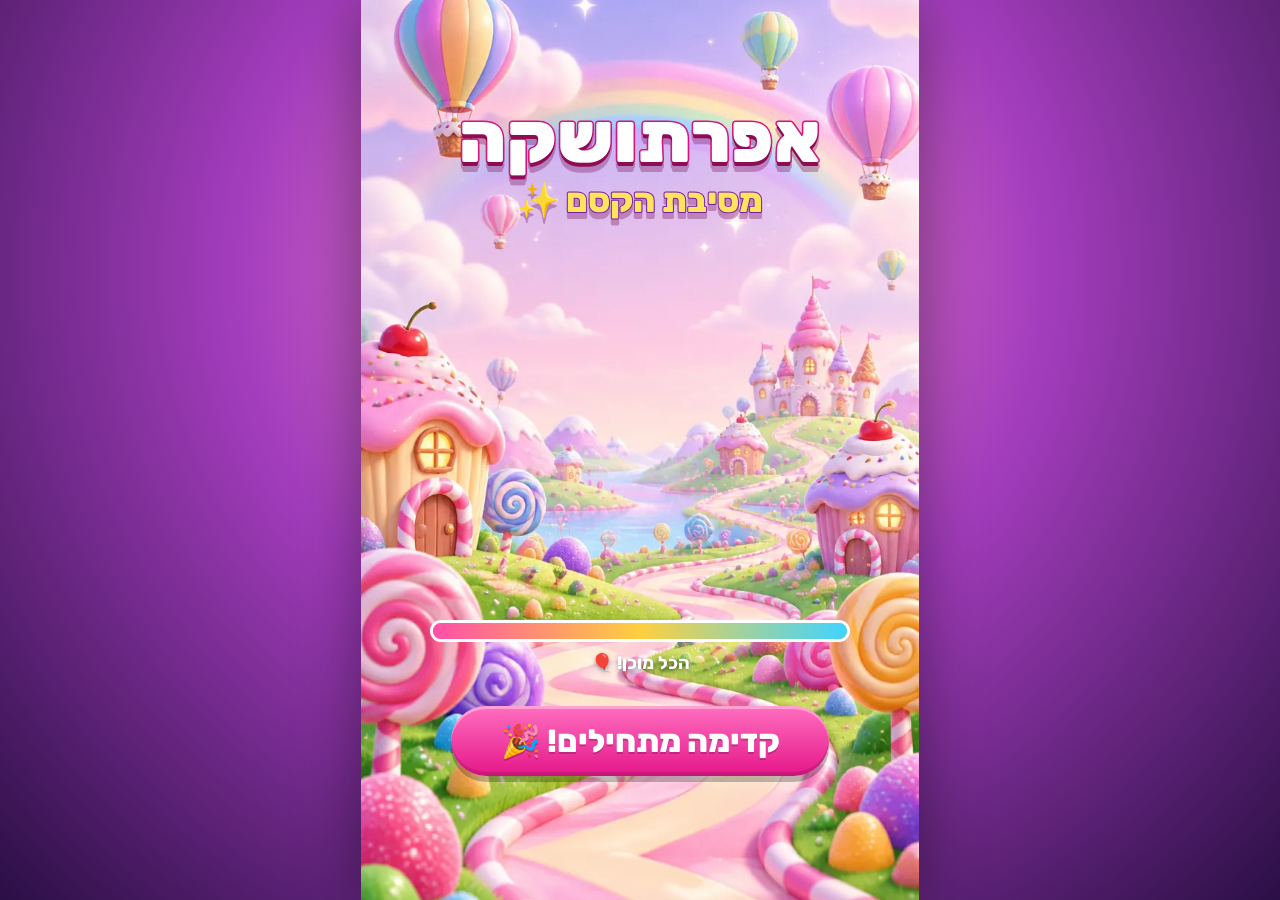
<file: index.html>
<!doctype html>
<html lang="he" dir="rtl">
<head>
<meta charset="utf-8">
<meta name="viewport" content="width=device-width,initial-scale=1,maximum-scale=1,user-scalable=no,viewport-fit=cover">
<meta name="theme-color" content="#ff5fb4">
<meta name="apple-mobile-web-app-capable" content="yes">
<meta name="mobile-web-app-capable" content="yes">
<meta name="description" content="אפרתושקה: מסיבת הקסם – משחק ריצה, חידות וריקודים לילדים">
<meta property="og:type" content="website">
<meta property="og:title" content="אפרתושקה: מסיבת הקסם 🎉">
<meta property="og:description" content="משחק ריצה, חידות וקרב ריקודים לילדים – עזרו לאפרתושקה להחזיר את המסיבה מגנב הצבעים!">
<meta property="og:image" content="https://bensharafi7-sys.github.io/efratushka-game/assets/img/og.jpg">
<meta property="og:url" content="https://bensharafi7-sys.github.io/efratushka-game/">
<meta name="twitter:card" content="summary_large_image">
<title>אפרתושקה: מסיבת הקסם</title>
<link rel="icon" type="image/png" sizes="48x48" href="assets/img/ef-favicon-48.png">
<link rel="icon" type="image/png" sizes="192x192" href="assets/img/ef-icon-192.png">
<link rel="manifest" href="manifest.webmanifest">
<link rel="apple-touch-icon" sizes="180x180" href="assets/img/ef-apple-180.png">
<meta name="apple-mobile-web-app-title" content="אפרתושקה">
<meta name="apple-mobile-web-app-status-bar-style" content="default">
<link rel="stylesheet" href="css/style.css">
</head>
<body>
<div id="app">
  <canvas id="game" aria-label="מסך המשחק"></canvas>

  <!-- LOADING -->
  <section id="scrLoading" class="screen show">
    <div class="logo"><span class="l1">אפרתושקה</span><span class="l2">מסיבת הקסם ✨</span></div>
    <div class="loadwrap"><div class="bar"><i id="loadBar"></i></div><div id="loadTxt">טוענים את המסיבה…</div></div>
    <div id="bdayInvite" class="invite hidden"></div>
    <button id="btnStart" class="btn big pink hidden">קדימה מתחילים! 🎉</button>
  </section>

  <!-- MENU -->
  <section id="scrMenu" class="screen">
    <div class="topbar">
      <button class="avatar" id="btnProfile" aria-label="פרופיל"><span id="avImg">★</span><b id="avName">הפרופיל שלי</b></button>
      <div class="pill" id="menuStars">⭐ 0</div>
      <div class="pill" id="menuStreak" title="רצף ימים">🔥 0</div>
      <button class="iconbtn" id="btnSound" aria-label="צליל">🔊</button>
    </div>
    <div class="logo small"><span class="l1">אפרתושקה</span><span class="l2">מסיבת הקסם ✨</span></div>
    <div id="bdayChip" class="bdaychip hidden"></div>
    <div id="chalBanner" class="chal hidden"></div>
    <div id="holiBanner" class="holi hidden"></div>
    <div class="menuBottom">
      <div class="minis">
        <button class="mini" id="tChamps"><svg viewBox="0 0 32 32" width="22" height="22"><path d="M9 4h14v6a7 7 0 0 1-14 0z" fill="#ffd23f" stroke="#e69500" stroke-width="2"/><path d="M9 7H4a5 5 0 0 0 6 6M23 7h5a5 5 0 0 1-6 6" fill="none" stroke="#e69500" stroke-width="2"/><rect x="14" y="16" width="4" height="6" fill="#e69500"/><rect x="9" y="22" width="14" height="5" rx="2" fill="#a35cff"/></svg><span>אלופי השבוע</span></button>
        <button class="mini" id="tCode"><svg viewBox="0 0 32 32" width="22" height="22"><path d="M3 9h26v4a3 3 0 0 0 0 6v4H3v-4a3 3 0 0 0 0-6z" fill="#ff6fc8" stroke="#c2187a" stroke-width="2"/><path d="M16 11l1.6 3.3 3.6.5-2.6 2.5.6 3.6-3.2-1.7-3.2 1.7.6-3.6-2.6-2.5 3.6-.5z" fill="#fff59a"/></svg><span>קוד הפתעה</span></button>
        <button class="mini hidden" id="tInstall"><svg viewBox="0 0 32 32" width="22" height="22"><rect x="8" y="2" width="16" height="28" rx="4" fill="#3fd4ff" stroke="#1a8fc0" stroke-width="2"/><path d="M16 9v10m-4-4 4 4 4-4" stroke="#fff" stroke-width="3" fill="none" stroke-linecap="round"/></svg><span>הוסיפו למסך הבית</span></button>
      </div>
      <a class="zumiBtn" id="btnZumi" href="games/hub/"><img src="games/lib/assets/img/zumi_face.webp" alt=""><span>עוד משחקים עם זומי בומי</span><b>🎁</b></a>
      <div class="tiles">
        <button class="tile" id="tMissions"><img src="assets/v2/wd_starlamp.webp" alt=""><span>משימות</span><i class="dot hidden"></i></button>
        <button class="tile" id="tJourney"><img src="assets/v2/wd_rocket.webp" alt=""><span>מסע הכוכבים</span><i class="dot hidden"></i></button>
        <button class="tile" id="tPets"><img src="assets/v2/pet_unicorn.webp" alt=""><span>חברי קסם</span><i class="dot hidden"></i></button>
        <button class="tile" id="tCity"><img src="assets/v2/dec_castle.webp" alt=""><span>עיר המסיבה</span><i class="dot hidden"></i></button>
        <button class="tile" id="tWheel"><b class="wheelic"></b><span>גלגל המזל</span><i class="dot hidden"></i></button>
        <button class="tile" id="tShop"><img src="assets/v2/veh_cloud.webp" alt=""><span>חנות קסם</span></button>
        <button class="tile" id="tAlbum"><img src="assets/v2/dec_balloon.webp" alt=""><span>אלבום</span></button>
        <button class="tile" id="btnWardrobe"><img src="assets/img/front.webp" alt="" class="ef"><span>ארון בגדים</span></button>
        <button class="tile" id="tDance"><img src="assets/v2/dec_dj.webp" alt=""><span>שיעור ריקוד</span></button>
        <button class="tile" id="btnBday"><img src="assets/v2/dec_cake.webp" alt=""><span>יום הולדת</span></button>
        <button class="tile booktile" id="tBook"><b class="bkic">🎤</b><span class="bkt">הזמנת מופע לאירועים<small id="bkPhone">050-2222559</small></span><b class="bkgo">📞 💬</b></button>
      </div>
      <div class="agebox">
        <div class="agetitle">בן/בת כמה השחקן?</div>
        <div class="ages" id="ages"></div>
        <button id="hcToggle" class="hctoggle hidden"></button>
      </div>
      <div class="worlds" id="worldPick"></div>
      <button id="btnPlay" class="btn big pink">▶ שחקו!</button>
      <div class="levelInfo"><span id="levelInfo"></span> <button id="btnParents" class="linkbtn">👪 אזור הורים</button></div>
    </div>
  </section>

  <!-- BIRTHDAY SETUP -->
  <section id="scrBday" class="screen panelscr">
    <div class="panel">
      <h2>🎂 מצב יום הולדת</h2>
      <p class="sub">כתבו את שם החוגג/ת – השם יופיע על הבלונים, השלט והעוגה!</p>
      <label class="lbl" for="bdName">שם הילד/ה</label>
      <input id="bdName" maxlength="16" autocomplete="off" placeholder="למשל: נועה">
      <label class="lbl">גיל (לא חובה)</label>
      <div class="ages" id="bdAges"></div>
      <button id="bdPhoto" class="btn mid teal photobtn">📷 הוסיפו תמונה של החוגג/ת (לא חובה)</button>
      <p class="privacy">🔒 התמונה נשארת רק במכשיר שלכם – לא נשלחת ולא נכנסת לקישור</p>
      <div id="bdLinkBox" class="linkbox hidden">
        <div class="lbl">קישור אישי למסיבה:</div>
        <div id="bdLink" class="link" dir="ltr"></div>
        <div class="row">
          <button id="bdCopy" class="btn mid teal">📋 העתקה</button>
          <button id="bdWa" class="btn mid green">💬 וואטסאפ</button>
        </div>
      </div>
      <button id="bdGo" class="btn big pink">🎉 התחילו את המסיבה</button>
      <div class="row">
        <button id="bdMake" class="btn mid purple">🔗 צרו קישור</button>
        <button id="bdOff" class="btn mid gray">ביטול מצב יום הולדת</button>
      </div>
      <button class="btn mid gray back" data-back>⬅ חזרה</button>
    </div>
  </section>

  <!-- WARDROBE -->
  <section id="scrWardrobe" class="screen panelscr">
    <div class="panel wide">
      <h2>👗 ארון הבגדים</h2>
      <div class="wstars" id="wStars">⭐ 0</div>
      <div class="wprev"><canvas id="wCanvas" width="300" height="420"></canvas></div>
      <div class="tabs">
        <button class="tab on" data-tab="outfit">בגדים</button>
        <button class="tab" data-tab="hair">שיער</button>
        <button class="tab" data-tab="trail">שובל קסם</button>
      </div>
      <div class="items" id="wItems"></div>
      <button class="btn mid gray back" data-back>⬅ חזרה</button>
    </div>
  </section>

  <!-- HUD -->
  <div id="hud" class="hidden">
    <div class="hudtop">
      <button class="iconbtn" id="btnPause" aria-label="הפסקה">⏸</button>
      <div class="pill" id="hudStars">⭐ 0</div>
      <div class="pill combo hidden" id="hudCombo">קומבו ×2</div>
      <div class="pill lives hidden" id="hudLives"></div>
      <div class="pill mult hidden" id="hudMult">×1</div>
      <div class="pill pw hidden" id="hudPower"></div>
      <div class="goldbar" id="goldBar" title="קדחת זהב"><i id="goldFill"></i></div>
    </div>
    <div id="ixBox" class="ixbox hidden"><div id="ixTxt" class="ixtxt"></div><button id="ixBtn" class="ixbtn" aria-label="הקישו"></button></div>
    <button id="btnRide" class="ridebtn hidden" aria-label="רכב קסם"><img id="rideImg" alt=""><span>×2 הקשה</span></button>
    <div class="prog"><div class="track"><i id="progFill"></i><b id="progThief">🦝</b><b id="progGirl">👧</b></div></div>
    <div id="bdayTag" class="bdaytag hidden"></div>
  </div>

  <!-- QUIZ BANNER -->
  <div id="quiz" class="quiz hidden"><div class="qtitle">✨ שער הקסם ✨</div><div class="qtext" id="qText"></div><div class="qhint" id="qHint">רוצו לשער הנכון!</div><div class="qtimer" id="qTimer"><i></i></div></div>
  <div id="adBanner" class="adbanner hidden"><b></b><span></span></div>
  <div id="adPop" class="adpop"></div>

  <!-- BATTLE HUD -->
  <div id="bHud" class="hidden">
    <div class="meter"><span>אפרתושקה</span><div class="mbar"><i id="mFill"></i></div><span>הגנב</span></div>
    <div id="bTitle" class="btitle"></div>
  </div>

  <!-- RESULT -->
  <section id="scrResult" class="screen bottomscr">
    <div class="panel">
      <h2 id="rTitle">השלב הושלם! 🎉</h2>
      <div class="rstats" id="rStats"></div>
      <div id="rChal" class="rchal hidden"></div>
      <div id="rGains" class="rgains"></div>
      <button id="rLesson" class="btn mid purple hidden">💃 שיעור ריקוד חדש!</button>
      <button id="rNext" class="btn big pink">לשלב הבא ▶</button>
      <div class="row">
        <button id="rChallenge" class="btn mid purple">⚔ תנצחו אותי!</button>
        <button id="rCard" class="btn mid teal">📸 כרטיס</button>
      </div>
      <div class="row">
        <button id="rShare" class="btn mid green">📣 שתפו</button>
        <button id="rMenu" class="btn mid gray">🏠 תפריט</button>
      </div>
      <button id="rHL" class="btn mid orange hlbtn">🎬 שתפו הילייט</button>
    </div>
  </section>

  <!-- BIRTHDAY FINALE -->
  <section id="scrFinale" class="screen finalescr">
    <div class="fbanner"><div class="f1">יום הולדת שמח</div><div class="f2" id="fName"></div><div class="f3" id="fAge"></div></div>
    <div class="panel fpanel">
      <div class="rstats" id="fStats"></div>
      <button id="fWa" class="btn big green">💬 שלחו ברכה בוואטסאפ</button>
      <button id="fCard" class="btn mid teal">📸 כרטיס ברכה</button>
      <div class="row">
        <button id="fNext" class="btn mid pink">▶ ממשיכים לשחק</button>
        <button id="fMenu" class="btn mid gray">🏠 תפריט</button>
      </div>
    </div>
  </section>

  <!-- PAUSE -->
  <section id="scrPause" class="screen panelscr">
    <div class="panel">
      <h2>⏸ הפסקה</h2>
      <button id="pResume" class="btn big pink">▶ ממשיכים</button>
      <button id="pSound" class="btn mid teal">🔊 צליל: פועל</button>
      <button id="pMenu" class="btn mid gray">🏠 לתפריט</button>
    </div>
  </section>

  <!-- DAILY -->
  <section id="scrDaily" class="screen panelscr">
    <div class="panel">
      <div class="gift">🎁</div>
      <h2>הפתעה יומית!</h2>
      <p class="sub" id="dTxt"></p>
      <div class="dstreak" id="dStreak"></div>
      <button id="dTake" class="btn big pink">אספו את המתנה ⭐</button>
    </div>
  </section>

  <!-- QUEST: missions + journey -->
  <section id="scrQuest" class="screen panelscr">
    <div class="panel wide">
      <div class="tabs"><button class="tab qtab on" data-q="m">משימות היום</button><button class="tab qtab" data-q="j">מסע הכוכבים</button></div>
      <div id="qMissions" class="mlist"></div>
      <div id="qJourney" class="hidden">
        <div class="jhead"><b id="jTier"></b><div class="mbar2"><i id="jFill"></i></div><small id="jReset"></small></div>
        <div id="jList" class="jlist"></div>
      </div>
      <button class="btn mid gray back" data-back>⬅ חזרה</button>
    </div>
  </section>

  <!-- PETS -->
  <section id="scrPets" class="screen panelscr">
    <div class="panel wide">
      <h2>חברי הקסם <small class="pst" id="pStars">⭐ 0</small></h2>
      <div id="petStage" class="petstage"><img id="petBig" alt="" class="hidden"><p id="petEmpty" class="sub">עוד אין חברים – בקעו ביצה כדי לפגוש חבר קסם!</p></div>
      <div id="petInfo" class="petinfo"></div>
      <div class="row" id="petRow"><button id="petFeed" class="btn mid green">🍓 האכלה · 20⭐</button><button id="petSel" class="btn mid purple">🏃 שיצטרף לריצה</button></div>
      <div class="lbl">החברים שלי</div><div id="petList" class="petlist"></div>
      <div class="lbl">ביצים בדגירה</div><div id="eggList" class="egglist"></div>
      <button class="btn mid gray back" data-back>⬅ חזרה</button>
    </div>
  </section>

  <!-- CITY -->
  <section id="scrCity" class="screen citysc">
    <div class="citytop"><button class="iconbtn" data-back aria-label="חזרה">⬅</button><div class="pill" id="cityTitle"></div><div class="pill" id="cityStars">⭐ 0</div></div>
    <div class="citybot"><button id="cityNext" class="iconbtn" aria-label="הבא">▶</button><div id="cityInfo" class="cityinfo"></div><button id="cityPrev" class="iconbtn" aria-label="הקודם">◀</button></div>
  </section>

  <!-- SHOP -->
  <section id="scrShop" class="screen panelscr">
    <div class="panel wide">
      <h2>חנות הקסם <small class="pst" id="sStars">⭐ 0</small></h2>
      <p class="sub">קונים רק בכוכבים שאוספים במשחק ⭐</p>
      <div class="tabs"><button class="tab stab on" data-s="upg">שדרוגים</button><button class="tab stab" data-s="veh">רכבי קסם</button></div>
      <div id="shopList" class="slist"></div>
      <button class="btn mid gray back" data-back>⬅ חזרה</button>
    </div>
  </section>

  <!-- ALBUM -->
  <section id="scrAlbum" class="screen panelscr">
    <div class="panel wide">
      <h2>אלבום המדבקות</h2>
      <div id="albTabs" class="atabs"></div>
      <div id="albGrid" class="agrid"></div>
      <p id="albInfo" class="sub"></p>
      <button class="btn mid gray back" data-back>⬅ חזרה</button>
    </div>
  </section>

  <!-- WHEEL -->
  <section id="scrWheel" class="screen panelscr">
    <div class="panel">
      <h2>גלגל המזל</h2>
      <canvas id="wheelCv" width="320" height="320" class="wheelcv"></canvas>
      <button id="wheelSpin" class="btn big pink">🎡 סובבו!</button>
      <p id="wheelInfo" class="sub"></p>
      <button class="btn mid gray back" data-back>⬅ חזרה</button>
    </div>
  </section>

  <!-- PROFILE -->
  <section id="scrProfile" class="screen panelscr">
    <div class="panel">
      <h2>הפרופיל שלי</h2>
      <label class="lbl" for="pfName">שם</label>
      <input id="pfName" class="txt" maxlength="16" autocomplete="off" placeholder="השם שלכם">
      <canvas id="pfCrop" width="280" height="280" class="crop"></canvas>
      <input type="range" id="pfZoom" class="zoom hidden" min="1" max="4" step="0.01" value="1" aria-label="זום">
      <div class="row">
        <label class="btn mid teal filebtn">📷 צלמו<input type="file" id="pfCam" accept="image/*" capture="user"></label>
        <label class="btn mid purple filebtn">🖼 מהגלריה<input type="file" id="pfGal" accept="image/*"></label>
      </div>
      <p class="privacy">🔒 התמונה נשארת רק במכשיר שלכם</p>
      <label class="chk"><input type="checkbox" id="pfBuddy" checked> התמונה שלי מקשטת את המסלול ביום הולדת</label>
      <button id="pfSave" class="btn big pink">שמירה ✔</button>
      <div class="row"><button id="pfDel" class="btn mid gray">🗑 מחיקת התמונה</button><button id="pfBack" class="btn mid gray">⬅ חזרה</button></div>
    </div>
  </section>

  <!-- PARENT GATE -->
  <section id="scrPGate" class="screen panelscr">
    <div class="panel">
      <h2>👪 רק להורים</h2>
      <p class="sub">כדי להיכנס, פתרו את התרגיל:</p>
      <div id="pgQ" class="pgq" dir="ltr"></div>
      <input id="pgIn" class="txt" inputmode="numeric" pattern="[0-9]*" maxlength="3" autocomplete="off" dir="ltr">
      <button id="pgOk" class="btn big purple">כניסה</button>
      <button class="btn mid gray back" data-back>⬅ חזרה</button>
    </div>
  </section>

  <!-- BOOKING (behind parent gate) -->
  <section id="scrBook" class="screen panelscr">
    <div class="panel">
      <h2>🎤 הזמנת מופע לאירועים</h2>
      <p class="sub">אפרתושקה מגיעה ליום הולדת, לגן ולכל אירוע! 🎉</p>
      <div class="bkphone" dir="ltr" id="bkNum">050-2222559</div>
      <a id="bkCall" class="btn big pink" href="tel:+972502222559">📞 התקשרו עכשיו</a>
      <a id="bkWa" class="btn big green" target="_blank" rel="noopener noreferrer" href="https://wa.me/972502222559">💬 שלחו הודעה בוואטסאפ</a>
      <button class="btn mid gray back" data-back>⬅ חזרה</button>
    </div>
  </section>

  <!-- PARENTS -->
  <section id="scrParents" class="screen panelscr">
    <div class="panel wide">
      <h2>👪 אזור הורים</h2>
      <div class="lbl">זמן משחק יומי</div>
      <div id="parLimit" class="chips"></div>
      <div id="parUsed" class="sub"></div>
      <button id="parMore" class="btn mid teal">+15 דקות להיום</button>
      <div class="lbl">התקדמות ולמידה</div>
      <div id="parStats" class="pstats"></div>
      <div class="lbl">עולמות חג</div>
      <select id="parHoli" class="sel">
        <option value="auto">אוטומטי לפי הלוח העברי</option><option value="none">כבוי</option>
        <option value="purim">פורים (בדיקה)</option><option value="hanukkah">חנוכה (בדיקה)</option><option value="independence">יום העצמאות (בדיקה)</option><option value="roshhashana">ראש השנה (בדיקה)</option><option value="sukkot">סוכות (בדיקה)</option>
      </select>
      <div class="lbl">פרטיות</div>
      <p class="ptext">אין במשחק פרסומות, קניות בכסף אמיתי או מעקב. כל ההתקדמות והתמונה נשמרות רק בדפדפן במכשיר הזה. קישורי שיתוף כוללים רק שם וגיל/ניקוד – אף פעם לא תמונה.</p>
      <div id="parSocial" class="hidden"><div class="lbl">אפרתושקה ברשתות</div><div id="parSocialRow" class="row wrap"></div><a id="parBook" class="btn mid green hidden" target="_blank" rel="noopener noreferrer">הזמנת מופע בוואטסאפ</a></div>
      <div class="row"><button id="parDelPhoto" class="btn mid gray">🗑 מחיקת התמונה</button><button id="parReset" class="btn mid gray">איפוס התקדמות</button></div>
      <button class="btn mid gray back" data-back>⬅ חזרה למשחק</button>
    </div>
  </section>

  <!-- CHAMPIONS -->
  <section id="scrChamps" class="screen panelscr">
    <div class="panel wide">
      <h2>🏆 אלופי השבוע</h2>
      <div id="chDemo" class="note hidden">מצב הדגמה – הטבלה הארצית תופעל בקרוב. השמות כאן לדוגמה.</div>
      <div id="chTabs" class="chips"></div>
      <div id="chList" class="chlist"></div>
      <div id="chMe" class="sub"></div>
      <button id="chJoin" class="btn mid purple">✨ הצטרפות לטבלה (הורים)</button>
      <p class="ptext">רק כינוי מופיע בטבלה – בלי תמונות, בלי שמות מלאים ובלי פרטים אישיים.</p>
      <button id="chBack" class="btn mid gray back">⬅ חזרה</button>
    </div>
  </section>
  <section id="scrNick" class="screen panelscr">
    <div class="panel">
      <h2>בחירת כינוי לטבלה</h2>
      <p class="ptext">כינוי בלבד (לא שם מלא), 2–14 אותיות, בלי מספרים.</p>
      <input id="nkIn" class="txt" maxlength="14" autocomplete="off" dir="rtl">
      <div id="nkMsg" class="errmsg"></div>
      <div class="row"><button id="nkRand" class="btn mid teal">🎲 כינוי אקראי</button><button id="nkSave" class="btn mid pink">שמירה</button></div>
      <button id="nkLeave" class="btn mid gray hidden">יציאה מהטבלה</button>
      <button id="nkBack" class="btn mid gray back">⬅ חזרה</button>
    </div>
  </section>
  <!-- SURPRISE CODE -->
  <section id="scrCode" class="screen panelscr">
    <div class="panel">
      <h2>🎟️ קוד הפתעה</h2>
      <p class="sub">קיבלתם קוד מאפרתושקה במופע או ביום הולדת? הקלידו אותו כאן!</p>
      <input id="codeIn" class="txt code" maxlength="20" autocomplete="off" autocapitalize="characters" spellcheck="false" dir="ltr" placeholder="EF-XXXX-XXXX">
      <div id="codeMsg" class="errmsg"></div>
      <button id="codeGo" class="btn big pink">פתיחת ההפתעה ✨</button>
      <button class="btn mid gray back" data-back>⬅ חזרה</button>
    </div>
  </section>
  <!-- INSTALL HELP -->
  <section id="scrInstall" class="screen panelscr">
    <div class="panel">
      <h2>📲 הוסיפו את אפרתושקה למסך הבית</h2>
      <div id="instIOS" class="insteps"><p>1. לחצו על כפתור <b>השיתוף</b> <svg viewBox="0 0 24 24" width="22" height="22"><path d="M12 3v12M7 8l5-5 5 5" stroke="#2f7bff" stroke-width="2.2" fill="none"/><rect x="5" y="10" width="14" height="11" rx="2" stroke="#2f7bff" stroke-width="2.2" fill="none"/></svg> בתחתית ספארי</p><p>2. גללו ובחרו <b>„הוספה למסך הבית”</b></p><p>3. לחצו <b>„הוסף”</b> – וזהו! 🎉</p></div>
      <div id="instOther" class="insteps hidden"><p>פתחו את תפריט הדפדפן (⋮) ובחרו <b>„הוספה למסך הבית”</b> או <b>„התקנת אפליקציה”</b>.</p></div>
      <p class="ptext">אחרי ההתקנה המשחק עובד גם בלי אינטרנט.</p>
      <button class="btn mid gray back" data-back>⬅ חזרה</button>
    </div>
  </section>

  <!-- REST -->
  <section id="scrRest" class="screen panelscr">
    <div class="panel">
      <img id="restImg" class="restimg" alt="">
      <h2>זמן לנוח 🌙</h2>
      <p class="sub">היה ממש כיף היום! ניפגש מחר עם עוד הפתעות.</p>
      <button id="restParents" class="btn mid gray">👪 הורים: עוד זמן</button>
    </div>
  </section>

  <!-- DANCE LESSON -->
  <section id="scrLesson" class="screen lessonsc">
    <div class="lstop"><button id="lsQuit" class="iconbtn" aria-label="יציאה">✖</button><div><div id="lsTitle" class="lstitle"></div><div id="lsInfo" class="lsinfo"></div></div></div>
    <div id="lsDone" class="panel lsdone hidden"><h2>💃 כל הכבוד!</h2><p id="lsDoneTxt" class="sub"></p><button id="lsBack" class="btn big pink">🏠 לתפריט</button></div>
    <div id="lsMoves" class="lsmoves"></div>
  </section>

  <!-- SHARE CARD -->
  <section id="scrCard" class="screen panelscr">
    <div class="panel">
      <h2>📸 כרטיס שיתוף</h2>
      <canvas id="cardCv" width="1080" height="1350" class="cardcv"></canvas>
      <label class="chk hidden" id="cardPhotoRow"><input type="checkbox" id="cardPhoto"> להוסיף את התמונה שלי לכרטיס</label>
      <p class="privacy">הכרטיס נוצר במכשיר ונשלח רק אם תלחצו "שיתוף"</p>
      <div class="row"><button id="cardShare" class="btn mid green">📤 שיתוף</button><button id="cardSave" class="btn mid teal">⬇ הורדה</button></div>
      <button id="cardBack" class="btn mid gray back">⬅ חזרה</button>
    </div>
  </section>

  <!-- REWARD REVEAL -->
  <div id="reveal" class="reveal hidden">
    <div class="rvrays"></div>
    <div class="rvbox">
      <canvas id="rvCanvas" width="300" height="300" class="hidden"></canvas>
      <img id="rvImg" alt="">
      <div id="rvSw" class="rvsw hidden"></div>
      <div id="rvTitle" class="rvtitle"></div>
      <div id="rvSub" class="rvsub"></div>
      <button id="rvOk" class="btn big pink">יש! ✔</button>
    </div>
  </div>

  <div id="toast" class="toast"></div>
  <div id="rotate" class="rotate">סובבו את הטלפון לאורך 📱</div>
</div>
<script src="js/data.js"></script>
<script src="js/audio.js"></script>
<script src="js/config.js"></script>
<script src="js/analytics.js"></script>
<script src="js/v2.js"></script>
<script src="js/zumi.js"></script>
<script src="js/adult_q.js"></script>
<script src="js/adult.js"></script>
<script src="js/juice.js"></script>
<script src="js/main.js"></script>
<script>if('serviceWorker' in navigator&&location.protocol!=='file:'){window.addEventListener('load',()=>{navigator.serviceWorker.register('sw.js',{scope:'./',updateViaCache:'none'}).then(r=>{try{r.update();}catch(e){}}).catch(()=>{});let rl=false;const hadCtl=!!navigator.serviceWorker.controller;navigator.serviceWorker.addEventListener('controllerchange',()=>{const s=document.getElementById('btnStart');if(!hadCtl||rl||(s&&s.disabled))return;rl=true;location.reload();});});}</script>
</body>
</html>
</file>
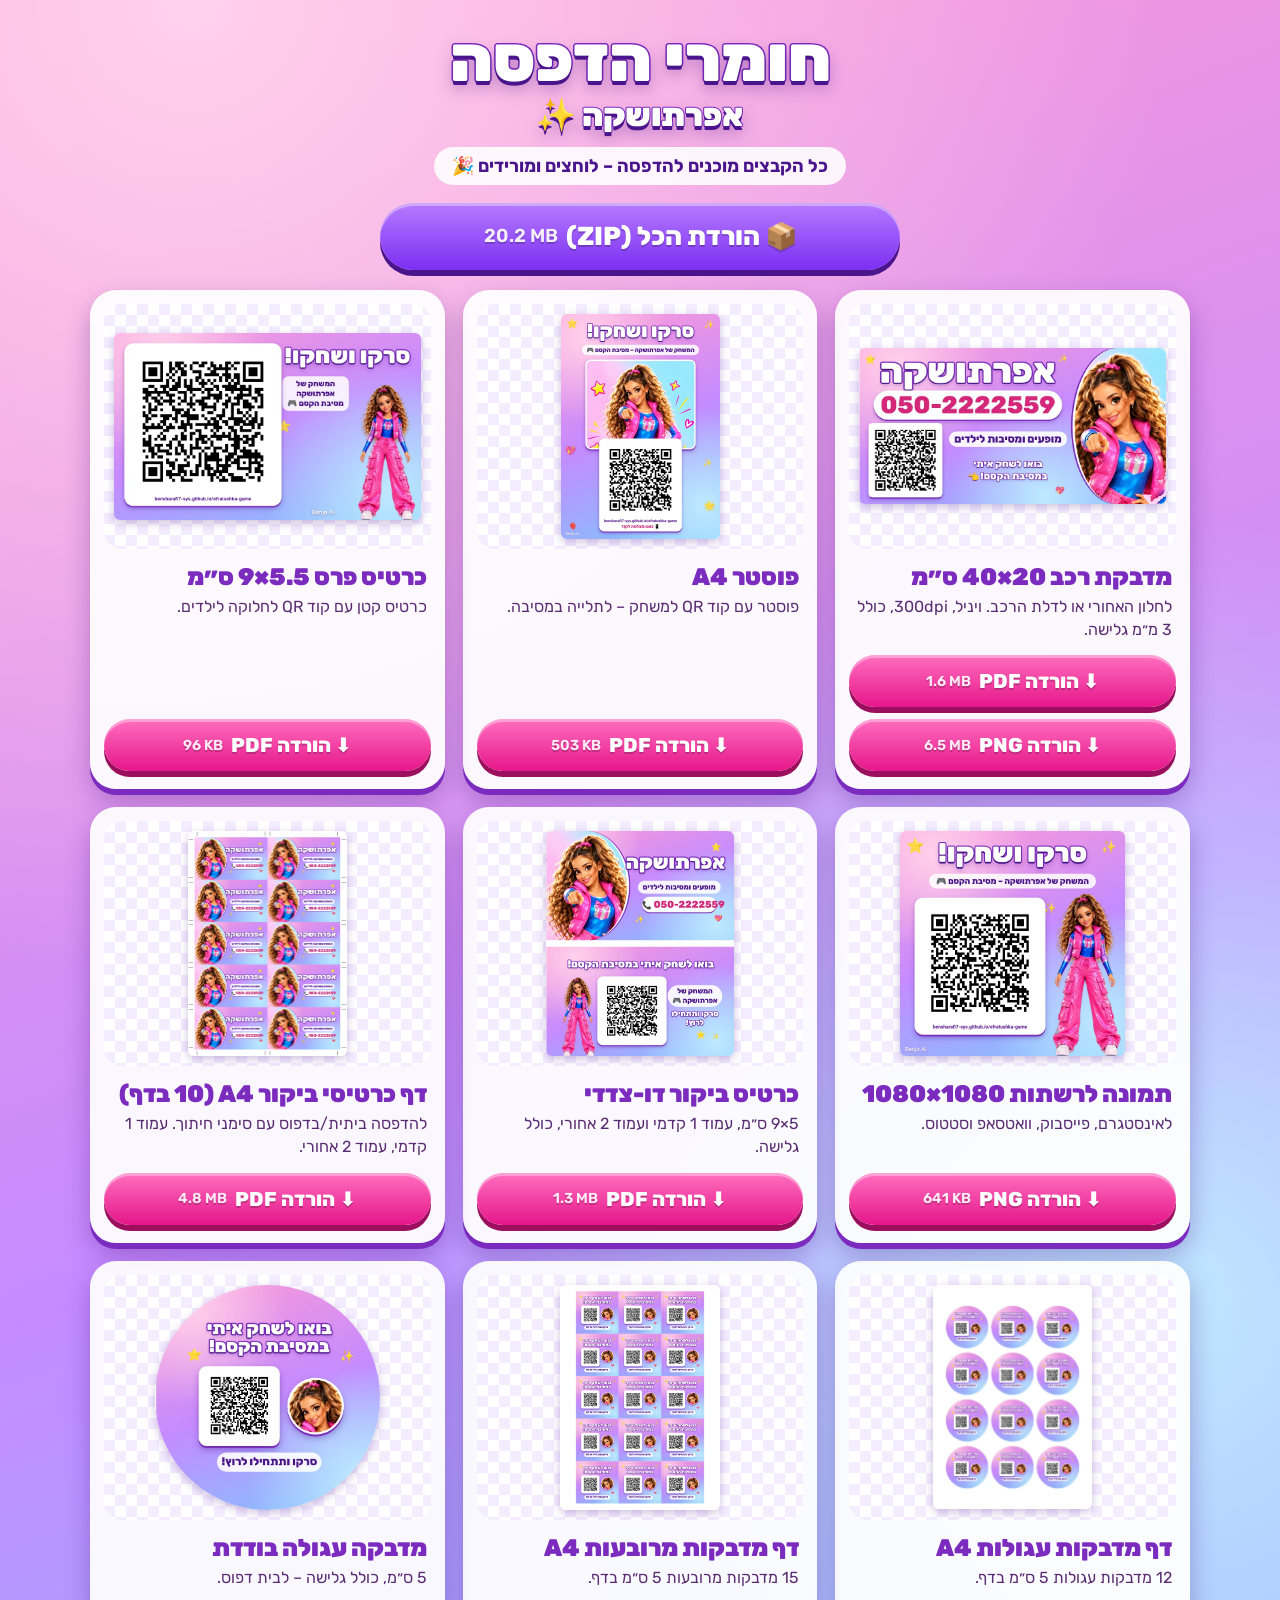
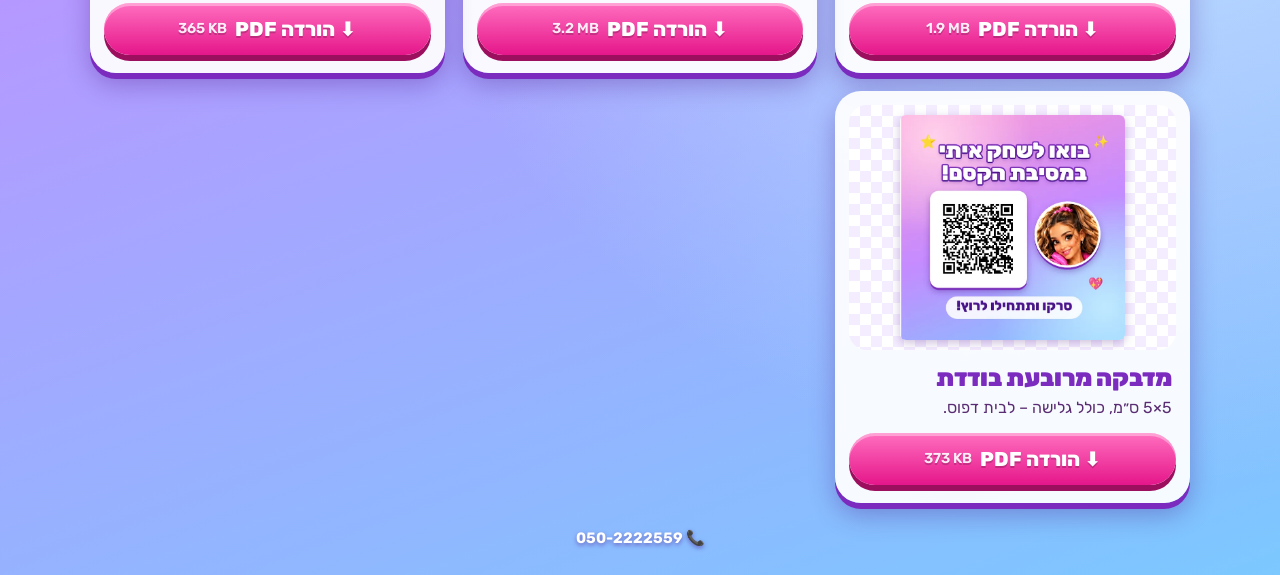
<file: print/index.html>
<!doctype html>
<html lang="he" dir="rtl">
<head>
<meta charset="utf-8">
<meta name="viewport" content="width=device-width,initial-scale=1,viewport-fit=cover">
<meta name="robots" content="noindex,nofollow,noarchive">
<meta name="googlebot" content="noindex,nofollow">
<meta name="referrer" content="no-referrer">
<meta name="theme-color" content="#ff5fb4">
<title>חומרי הדפסה - אפרתושקה</title>
<link rel="icon" type="image/png" sizes="48x48" href="../assets/img/ef-favicon-48.png">
<style>
@font-face{font-family:"Rubik";src:url("../assets/fonts/rubik.woff2") format("woff2");font-weight:300 900;font-display:swap}
*{box-sizing:border-box}
html{-webkit-text-size-adjust:100%}
body{margin:0;min-height:100vh;min-height:100dvh;font-family:"Rubik",system-ui,sans-serif;color:#3a1250;
 background:radial-gradient(circle at 15% 0,#ffd1ec 0,transparent 40%),radial-gradient(circle at 90% 60%,#bfe9ff 0,transparent 45%),linear-gradient(160deg,#ff9ad5 0%,#c58bff 50%,#7cc8ff 100%) ;
 padding:max(16px,env(safe-area-inset-top)) 14px max(24px,env(safe-area-inset-bottom))}
header{text-align:center;margin:10px auto 18px;max-width:900px}
h1{margin:0;font-weight:900;font-size:clamp(34px,10vw,64px);line-height:1.05;color:#fff;-webkit-text-stroke:3px #7b2cbf;paint-order:stroke fill;text-shadow:0 4px 0 #4a148c,0 8px 16px rgba(74,20,140,.35)}
h1 small{display:block;font-size:.5em;margin-top:6px;-webkit-text-stroke:2px #7b2cbf}
.sub{display:inline-block;margin-top:14px;background:rgba(255,255,255,.88);border-radius:999px;padding:8px 18px;font-weight:700;color:#4a148c;font-size:clamp(14px,4vw,18px)}
.all{display:flex;justify-content:center;margin:0 auto 20px}
.btn{display:flex;align-items:center;justify-content:center;gap:8px;text-decoration:none;font-weight:800;color:#fff;border-radius:999px;
 padding:14px 18px;font-size:clamp(17px,4.8vw,20px);background:linear-gradient(#ff6fbf,#e5168a);
 box-shadow:0 6px 0 #9c0f5e,inset 0 3px 0 rgba(255,255,255,.35);text-shadow:0 2px 0 rgba(0,0,0,.2);transition:transform .08s}
.btn:active{transform:translateY(4px);box-shadow:0 2px 0 #9c0f5e}
.btn small{font-weight:600;font-size:.72em;opacity:.9;direction:ltr;unicode-bidi:isolate}
.btn.huge{font-size:clamp(20px,6vw,26px);padding:18px 26px;background:linear-gradient(#b67bff,#7b2ff2);box-shadow:0 6px 0 #4a148c,inset 0 3px 0 rgba(255,255,255,.35);width:min(100%,520px)}
.btn.huge:active{box-shadow:0 2px 0 #4a148c}
main{display:grid;grid-template-columns:1fr;gap:18px;max-width:1100px;margin:0 auto}
@media(min-width:700px){main{grid-template-columns:1fr 1fr}}
@media(min-width:1040px){main{grid-template-columns:1fr 1fr 1fr}}
.card{background:rgba(255,255,255,.93);border-radius:26px;padding:14px 14px 18px;box-shadow:0 6px 0 #7b2cbf,0 12px 26px rgba(60,0,120,.3);display:flex;flex-direction:column}
.th{background:repeating-conic-gradient(#f4ecff 0 25%,#fff 0 50%) 0 0/22px 22px;border-radius:18px;display:flex;align-items:center;justify-content:center;padding:10px;aspect-ratio:4/3;overflow:hidden}

.th img.round{border-radius:50%}
.th img{max-width:100%;max-height:100%;width:auto;height:auto;border-radius:6px;box-shadow:0 3px 10px rgba(60,0,120,.25)}
h2{margin:14px 4px 4px;font-size:clamp(20px,5.4vw,24px);font-weight:900;color:#7b2cbf}
.card p{margin:0 4px 14px;font-size:16px;line-height:1.45;color:#5a2d72;flex:1}
.btns{display:flex;flex-direction:column;gap:12px}
footer{text-align:center;margin:26px auto 4px;color:#fff;font-weight:700;text-shadow:0 2px 4px rgba(74,20,140,.5);font-size:15px}
.ltr{direction:ltr;unicode-bidi:isolate}
</style>
</head>
<body>
<header>
<h1>חומרי הדפסה<small>אפרתושקה ✨</small></h1>
<div class="sub">כל הקבצים מוכנים להדפסה – לוחצים ומורידים 🎉</div>
</header>
<div class="all"><a class="btn huge" href="files/efratushka_print_all.zip" download>📦 הורדת הכל (ZIP) <small>20.2 MB</small></a></div>
<main>
<article class="card" id="car"><div class="th"><img class="" src="thumbs/car.webp" width="900" height="457" loading="lazy" alt="מדבקת רכב ⁦40×20⁩ ס״מ"></div>
<h2>מדבקת רכב ⁦40×20⁩ ס״מ</h2><p>לחלון האחורי או לדלת הרכב. ויניל, 300dpi, כולל 3 מ״מ גלישה.</p><div class="btns"><a class="btn" href="files/efratushka_car_sticker_400x200mm.pdf" download>⬇️ הורדה PDF <small>1.6 MB</small></a><a class="btn" href="files/efratushka_car_sticker_400x200mm_300dpi.png" download>⬇️ הורדה PNG <small>6.5 MB</small></a></div></article>
<article class="card" id="poster"><div class="th"><img class="" src="thumbs/poster.webp" width="636" height="900" loading="lazy" alt="פוסטר A4"></div>
<h2>פוסטר A4</h2><p>פוסטר עם קוד QR למשחק – לתלייה במסיבה.</p><div class="btns"><a class="btn" href="files/efratushka_qr_poster_A4.pdf" download>⬇️ הורדה PDF <small>503 KB</small></a></div></article>
<article class="card" id="prize"><div class="th"><img class="" src="thumbs/prize.webp" width="900" height="550" loading="lazy" alt="כרטיס פרס ⁦9×5.5⁩ ס״מ"></div>
<h2>כרטיס פרס ⁦9×5.5⁩ ס״מ</h2><p>כרטיס קטן עם קוד QR לחלוקה לילדים.</p><div class="btns"><a class="btn" href="files/efratushka_qr_card_9x5.5cm.pdf" download>⬇️ הורדה PDF <small>96 KB</small></a></div></article>
<article class="card" id="social"><div class="th"><img class="" src="thumbs/social.webp" width="900" height="900" loading="lazy" alt="תמונה לרשתות ⁦1080×1080⁩"></div>
<h2>תמונה לרשתות ⁦1080×1080⁩</h2><p>לאינסטגרם, פייסבוק, וואטסאפ וסטטוס.</p><div class="btns"><a class="btn" href="files/efratushka_qr_social_1080.png" download>⬇️ הורדה PNG <small>641 KB</small></a></div></article>
<article class="card" id="bizcard"><div class="th"><img class="" src="thumbs/bizcard.webp" width="749" height="900" loading="lazy" alt="כרטיס ביקור דו-צדדי"></div>
<h2>כרטיס ביקור דו-צדדי</h2><p>⁦9×5⁩ ס״מ, עמוד 1 קדמי ועמוד 2 אחורי, כולל גלישה.</p><div class="btns"><a class="btn" href="files/efratushka_bizcard_90x50_2sided.pdf" download>⬇️ הורדה PDF <small>1.3 MB</small></a></div></article>
<article class="card" id="bizcards10"><div class="th"><img class="" src="thumbs/bizcards10.webp" width="637" height="900" loading="lazy" alt="דף כרטיסי ביקור A4 (10 בדף)"></div>
<h2>דף כרטיסי ביקור A4 (10 בדף)</h2><p>להדפסה ביתית/בדפוס עם סימני חיתוך. עמוד 1 קדמי, עמוד 2 אחורי.</p><div class="btns"><a class="btn" href="files/efratushka_bizcards_A4_10up_cropmarks.pdf" download>⬇️ הורדה PDF <small>4.8 MB</small></a></div></article>
<article class="card" id="round12"><div class="th"><img class="" src="thumbs/round12.webp" width="637" height="900" loading="lazy" alt="דף מדבקות עגולות A4"></div>
<h2>דף מדבקות עגולות A4</h2><p>12 מדבקות עגולות 5 ס״מ בדף.</p><div class="btns"><a class="btn" href="files/efratushka_stickers_round_A4_12up.pdf" download>⬇️ הורדה PDF <small>1.9 MB</small></a></div></article>
<article class="card" id="square15"><div class="th"><img class="" src="thumbs/square15.webp" width="637" height="900" loading="lazy" alt="דף מדבקות מרובעות A4"></div>
<h2>דף מדבקות מרובעות A4</h2><p>15 מדבקות מרובעות 5 ס״מ בדף.</p><div class="btns"><a class="btn" href="files/efratushka_stickers_square_A4_15up.pdf" download>⬇️ הורדה PDF <small>3.2 MB</small></a></div></article>
<article class="card" id="round1"><div class="th"><img class="round" src="thumbs/round1.webp" width="661" height="661" loading="lazy" alt="מדבקה עגולה בודדת"></div>
<h2>מדבקה עגולה בודדת</h2><p>5 ס״מ, כולל גלישה – לבית דפוס.</p><div class="btns"><a class="btn" href="files/efratushka_sticker_round_50mm.pdf" download>⬇️ הורדה PDF <small>365 KB</small></a></div></article>
<article class="card" id="square1"><div class="th"><img class="" src="thumbs/square1.webp" width="661" height="661" loading="lazy" alt="מדבקה מרובעת בודדת"></div>
<h2>מדבקה מרובעת בודדת</h2><p>⁦5×5⁩ ס״מ, כולל גלישה – לבית דפוס.</p><div class="btns"><a class="btn" href="files/efratushka_sticker_square_50mm.pdf" download>⬇️ הורדה PDF <small>373 KB</small></a></div></article>
</main>
<footer>📞 <span class="ltr">050-2222559</span></footer>
</body>
</html>
</file>
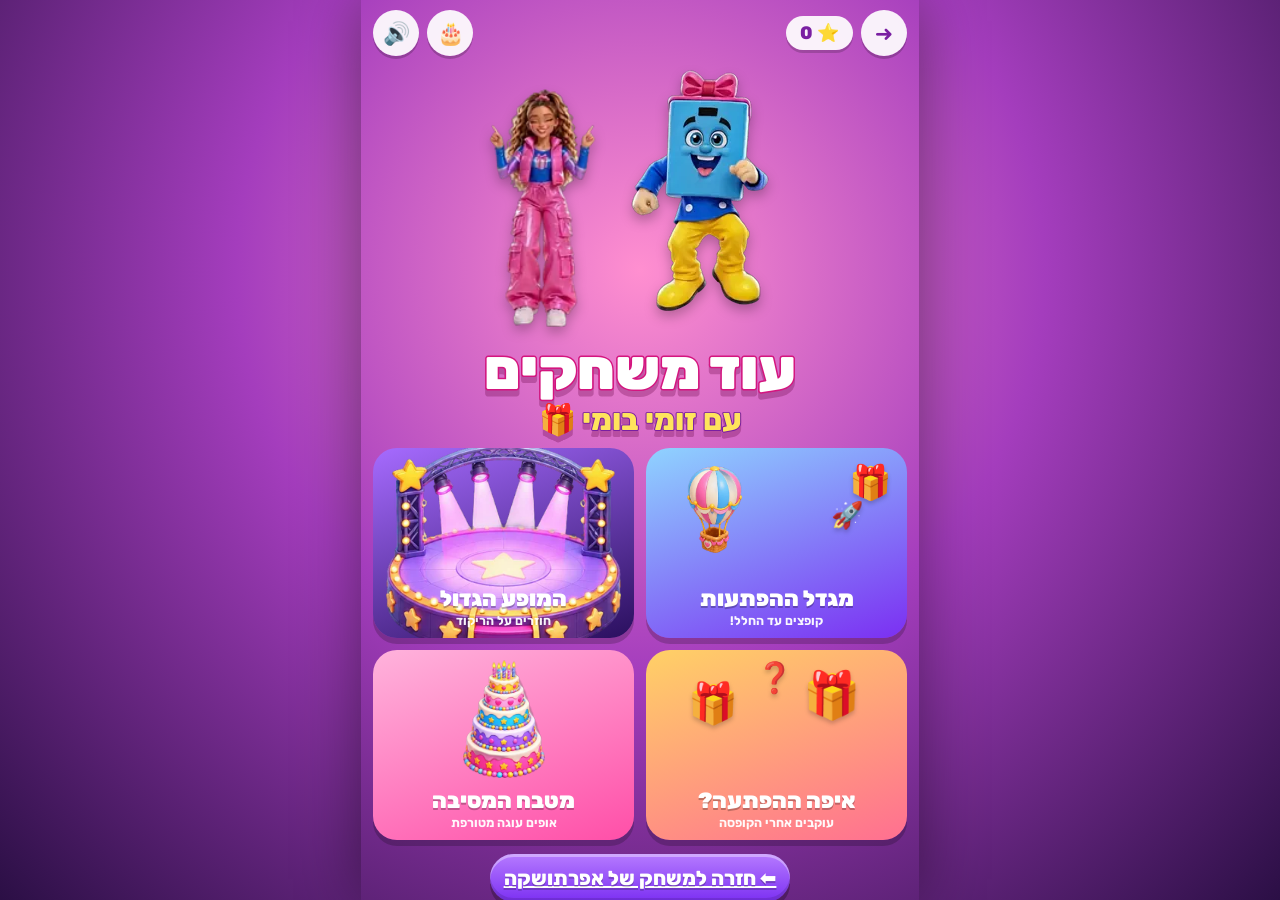
<file: games/hub/index.html>
<!doctype html>
<html lang="he" dir="rtl">
<head>
<meta charset="utf-8">
<meta name="viewport" content="width=device-width,initial-scale=1,maximum-scale=1,user-scalable=no,viewport-fit=cover">
<meta name="theme-color" content="#ff5fb4">
<title>עוד משחקים עם זומי בומי</title>
<link rel="icon" type="image/png" sizes="48x48" href="../../assets/img/ef-favicon-48.png">
<link rel="manifest" href="../../manifest.webmanifest">
<link rel="apple-touch-icon" sizes="180x180" href="../../assets/img/ef-apple-180.png">
<meta name="apple-mobile-web-app-title" content="אפרתושקה">
<script>if('serviceWorker' in navigator&&location.protocol!=='file:'&&!/games_staging/.test(location.pathname)){window.addEventListener('load',()=>{navigator.serviceWorker.register('../../sw.js',{scope:'../../'}).catch(()=>{});});}</script>
<link rel="stylesheet" href="../lib/zb.css">
<style>
#app{overflow-y:auto;overflow-x:hidden}
#wrap{position:relative;min-height:100%;display:flex;flex-direction:column;align-items:center;padding:calc(max(10px,env(safe-area-inset-top)) + 58px) 12px calc(max(14px,env(safe-area-inset-bottom)) + 10px);gap:10px}
#hero{position:relative;width:100%;height:min(31dvh,260px);display:flex;justify-content:center;align-items:flex-end;gap:0}
#hero .char{height:100%;background-repeat:no-repeat;filter:drop-shadow(0 6px 6px rgba(0,0,0,.25));cursor:pointer}
#hero #ef{height:92%}
#title{text-align:center}
.cards{display:grid;grid-template-columns:1fr 1fr;gap:12px;width:100%}
.card{position:relative;display:flex;flex-direction:column;align-items:center;justify-content:flex-end;text-decoration:none;border-radius:24px;padding:8px 8px 10px;min-height:min(23dvh,190px);box-shadow:0 6px 0 rgba(0,0,0,.2);overflow:hidden;color:#fff;font-weight:900;text-align:center;transition:transform .12s}
.card:active{transform:scale(.96)}
.card .art{position:absolute;inset:0;background-repeat:no-repeat;background-position:center 30%;background-size:auto 66%}
.card .t{position:relative;font-size:clamp(17px,4.8vw,22px);text-shadow:0 2px 0 rgba(0,0,0,.25);line-height:1.1}
.card .d{position:relative;font-size:12.5px;font-weight:700;opacity:.95;margin-top:2px}
.card .best{position:absolute;top:8px;left:8px;background:rgba(255,255,255,.9);color:#7a1fa2;font-size:12px;border-radius:999px;padding:2px 8px}
.c1{background:linear-gradient(160deg,#8fd3ff,#7b2ff2)}
.c2{background:linear-gradient(160deg,#ffd166,#ff6f91)}
.c3{background:linear-gradient(160deg,#a66bff,#2a0f5e)}
.c4{background:linear-gradient(160deg,#ffb3dc,#ff4fa8)}
.emo{position:absolute;font-size:34px;filter:drop-shadow(0 3px 2px rgba(0,0,0,.2))}
#backMain{margin-top:4px}
</style>
</head>
<body>
<div id="app">
  <div id="wrap">
    <div id="hero"><div class="char" id="zu" title="זומי בומי"></div><div class="char" id="ef" title="אפרתושקה"></div></div>
    <div class="logo" id="title"><span class="l1">עוד משחקים</span><span class="l2">עם זומי בומי 🎁</span></div>
    <div class="cards">
      <a class="card c1" href="../tower/" data-g="tower"><div class="art" style="background-image:url(../lib/assets/img/dec_balloon.webp);background-position:20% 18%;background-size:auto 46%"></div><span class="emo" style="top:14px;right:16px">🎁</span><span class="emo" style="top:52px;right:44px;font-size:26px">🚀</span><span class="t">מגדל ההפתעות</span><span class="d">קופצים עד החלל!</span><span class="best" data-best="tower"></span></a>
      <a class="card c3" href="../show/" data-g="show"><div class="art" style="background-image:url(../lib/assets/img/dec_stage.webp);background-size:90% auto;background-position:center 20%"></div><span class="t">המופע הגדול</span><span class="d">חוזרים על הריקוד</span><span class="best" data-best="show"></span></a>
      <a class="card c2" href="../surprise/" data-g="surprise"><div class="art"></div><span class="emo" style="top:18px;right:18%;font-size:46px">🎁</span><span class="emo" style="top:30px;left:16%;font-size:40px">🎁</span><span class="emo" style="top:10px;left:42%;font-size:30px">❓</span><span class="t">איפה ההפתעה?</span><span class="d">עוקבים אחרי הקופסה</span><span class="best" data-best="surprise"></span></a>
      <a class="card c4" href="../kitchen/" data-g="kitchen"><div class="art" style="background-image:url(../lib/assets/img/dec_cake.webp);background-size:auto 62%;background-position:center 14%"></div><span class="t">מטבח המסיבה</span><span class="d">אופים עוגה מטורפת</span><span class="best" data-best="kitchen"></span></a>
    </div>
    <a class="btn mid purple" id="backMain" href="../../">⬅️ חזרה למשחק של אפרתושקה</a>
  </div>
</div>
<script src="../lib/voices.js"></script>
<script src="../lib/zb.js"></script>
<script>
(function(){ const {$,save,say,chain,sfx,pick}=ZB;
const MAIN='https://bensharafi7-sys.github.io/efratushka-game/';
const back=/games_staging/.test(location.pathname)||location.protocol==='file:'?MAIN:'../../';
$('#backMain').href=back;
ZB.topbar({back});
const zu=ZB.domSprite($('#zu'),'z_idle',16), ef=ZB.domSprite($('#ef'),'e_dance',12);
ZB.sprites(['z_idle','z_dance','z_lidpop','z_celebrate','e_dance','e_celebrate']);
ZB.preload(['e_hub','z_hi','z_giggle','s_coin','s_jump']);
const g=save.own.g||{};
const lbl={tower:x=>x.best?'🏆 '+x.best+' קומות':'',show:x=>x.best?'🏆 '+x.best:'',surprise:x=>x.best?'🏆 '+x.best+'/5':'',kitchen:x=>x.cakes?'🎂 '+x.cakes:''};
document.querySelectorAll('[data-best]').forEach(e=>{ const k=e.dataset.best, t=g[k]?lbl[k](g[k]):''; if(t) e.textContent=t; else e.remove(); });
let greeted=false;
async function greet(){ if(greeted) return; greeted=true; ZB.music('candy'); zu.playOnce('z_lidpop','z_idle',24); await say('e_hub'); zu.playOnce('z_dance','z_idle',24); await say('z_hi'); }
document.addEventListener('pointerdown',()=>{ ZB.unlock(); greet(); },{once:true});
$('#zu').onclick=()=>{ ZB.unlock(); if(!greeted) return; zu.playOnce(pick(['z_dance','z_lidpop','z_celebrate']),'z_idle',26); say('z_giggle'); };
$('#ef').onclick=()=>{ ZB.unlock(); if(!greeted) return; ef.playOnce('e_celebrate','e_dance',26); say(pick(['ef_enc6','ef_enc3','ef_great'])); };
document.querySelectorAll('.card').forEach(a=>a.addEventListener('click',e=>{ e.preventDefault(); ZB.unlock(); sfx('jump'); const h=a.href; setTimeout(()=>location.href=h,160); }));
setInterval(()=>{ if(!ZB.voiceBusy()) zu.playOnce(pick(['z_dance','z_lidpop','z_celebrate']),'z_idle',24); },7000);
})();
</script>
</body>
</html>
</file>
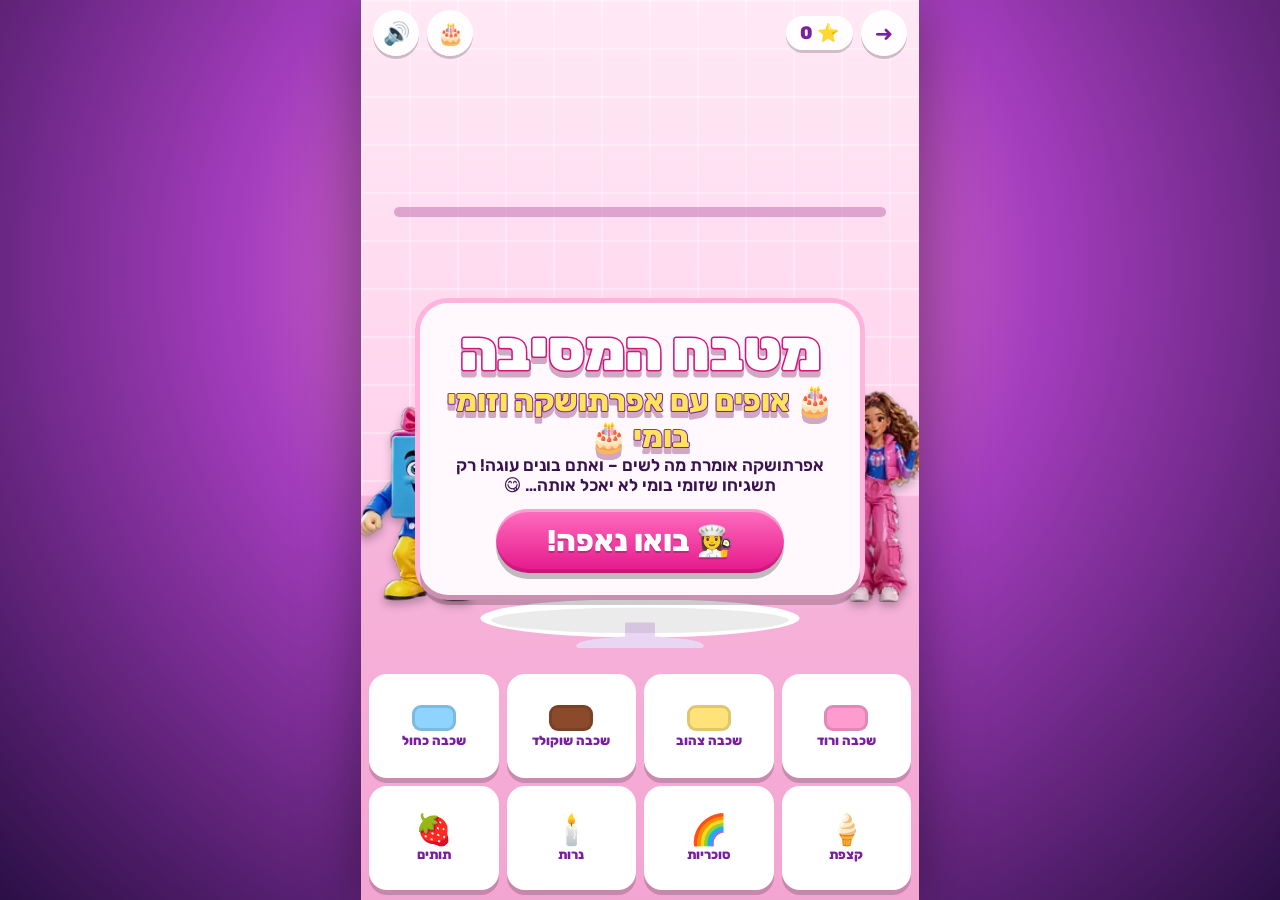
<file: games/kitchen/index.html>
<!doctype html>
<html lang="he" dir="rtl">
<head>
<meta charset="utf-8">
<meta name="viewport" content="width=device-width,initial-scale=1,maximum-scale=1,user-scalable=no,viewport-fit=cover">
<meta name="theme-color" content="#ff9ccf">
<title>מטבח המסיבה – אפרתושקה וזומי בומי</title>
<link rel="icon" type="image/png" sizes="48x48" href="../../assets/img/ef-favicon-48.png">
<link rel="manifest" href="../../manifest.webmanifest">
<link rel="apple-touch-icon" sizes="180x180" href="../../assets/img/ef-apple-180.png">
<meta name="apple-mobile-web-app-title" content="אפרתושקה">
<script>if('serviceWorker' in navigator&&location.protocol!=='file:'&&!/games_staging/.test(location.pathname)){window.addEventListener('load',()=>{navigator.serviceWorker.register('../../sw.js',{scope:'../../'}).catch(()=>{});});}</script>
<link rel="stylesheet" href="../lib/zb.css">
<style>
#app{background:linear-gradient(#ffe9f5 0%,#ffd1ec 55%,#f7b6dc 55.2%,#f3a5d1 100%)}
#tiles{position:absolute;left:0;right:0;top:0;height:55%;background-image:linear-gradient(rgba(255,255,255,.45) 2px,transparent 2px),linear-gradient(90deg,rgba(255,255,255,.45) 2px,transparent 2px);background-size:48px 48px;opacity:.7}
#shelf{position:absolute;left:6%;right:6%;top:23%;height:10px;background:#c77dbb;border-radius:6px;opacity:.6}
#cv{position:absolute;left:0;right:0;top:20%;height:52%;width:100%;z-index:3}
.char{position:absolute;bottom:33%;height:25%;background-repeat:no-repeat;z-index:4;filter:drop-shadow(0 5px 4px rgba(0,0,0,.25));transition:transform .5s}
#ef{right:-3%}#zu{left:-4%}
#zu.taste{transform:translateX(45%)}
#order{position:absolute;top:calc(max(10px,env(safe-area-inset-top)) + 54px);left:10px;right:10px;z-index:6;background:#fff;border-radius:20px;padding:6px 8px;box-shadow:0 4px 0 rgba(0,0,0,.15);display:flex;align-items:center;gap:6px;min-height:58px}
#order img{width:42px;height:42px;border-radius:50%;background:#ffe0f3;flex:none}
#steps{display:flex;gap:5px;flex-wrap:wrap;flex:1}
.st{min-width:40px;height:40px;border-radius:12px;display:flex;align-items:center;justify-content:center;font-size:24px;background:#f6ecfb;border:3px solid transparent;position:relative}
.st.cur{border-color:#ff4fa8;animation:pulse 1s infinite}
.st.done::after{content:'✔';position:absolute;bottom:-6px;left:-4px;font-size:15px;background:#5be37a;color:#fff;border-radius:50%;width:19px;height:19px;display:flex;align-items:center;justify-content:center}
.st .sw{width:26px;height:20px;border-radius:6px;border:2px solid rgba(0,0,0,.15)}
#tray{position:absolute;left:8px;right:8px;bottom:max(10px,env(safe-area-inset-bottom));height:24%;display:grid;grid-template-columns:repeat(4,1fr);grid-template-rows:1fr 1fr;gap:8px;z-index:6}
.ing{font-family:inherit;border:0;border-radius:18px;background:#fff;box-shadow:0 5px 0 rgba(0,0,0,.18);display:flex;flex-direction:column;align-items:center;justify-content:center;gap:2px;font-weight:800;font-size:13px;color:#7a1fa2;cursor:pointer;touch-action:manipulation;padding:2px}
.ing:active{transform:translateY(3px);box-shadow:0 2px 0 rgba(0,0,0,.18)}
.ing .ic{font-size:30px;line-height:1}
.ing .sw{width:44px;height:26px;border-radius:9px;border:3px solid rgba(0,0,0,.12)}
.ing.hint{outline:4px solid #ffd23f;animation:pulse 1s infinite}
.ing.no{animation:no .3s}
@keyframes no{25%{transform:translateX(-6px)}75%{transform:translateX(6px)}}
#photoBtn{position:absolute;left:50%;bottom:calc(max(10px,env(safe-area-inset-bottom)) + 24% + 18px);transform:translateX(-50%);z-index:7}
#flash{position:absolute;inset:0;background:#fff;opacity:0;pointer-events:none;z-index:60;transition:opacity .5s}
#photoImg{width:100%;max-height:44dvh;object-fit:contain;border-radius:16px;box-shadow:0 6px 0 rgba(0,0,0,.15);background:#fff}
.chips{display:flex;flex-wrap:wrap;gap:6px;justify-content:center}
.chip{font-family:inherit;border:0;border-radius:999px;padding:7px 12px;background:#f0dcf8;color:#7a1fa2;font-weight:800;font-size:15px;cursor:pointer}
.chip.on{background:#ff4fa8;color:#fff}
#nameIn{font-family:inherit;font-size:17px;font-weight:800;border:3px solid #f0dcf8;border-radius:14px;padding:7px 10px;width:100%;text-align:center;color:#7a1fa2}
.screen{z-index:20}
#zbBubbles{bottom:auto;top:calc(max(10px,env(safe-area-inset-top)) + 122px)}
#scrPhoto .panel{gap:8px;padding:14px}
</style>
</head>
<body>
<div id="app">
  <div id="tiles"></div><div id="shelf"></div>
  <canvas id="cv"></canvas>
  <div class="char" id="zu"></div><div class="char" id="ef"></div>
  <div id="order" class="hidden"><img src="../lib/assets/img/efrat_face.webp" alt=""><div id="steps"></div></div>
  <div id="tray"></div>
  <button class="btn mid green hidden" id="photoBtn">📸 מצלמים!</button>
  <div id="flash"></div>
  <section id="scrStart" class="screen show">
    <div class="panel" style="margin-top:auto;margin-bottom:auto">
      <div class="logo"><span class="l1">מטבח המסיבה</span><span class="l2">🎂 אופים עם אפרתושקה וזומי בומי 🎂</span></div>
      <p class="sub">אפרתושקה אומרת מה לשים – ואתם בונים עוגה! רק תשגיחו שזומי בומי לא יאכל אותה… 😋</p>
      <button class="btn big pink pulse" id="go">👩‍🍳 בואו נאפה!</button>
    </div>
  </section>
  <section id="scrPhoto" class="screen panelscr">
    <div class="panel">
      <h2>📸 העוגה שלכם!</h2>
      <img id="photoImg" alt="תמונת העוגה">
      <div class="chips" id="chips"></div>
      <input id="nameIn" maxlength="24" placeholder="איך קוראים לעוגה?" aria-label="שם העוגה">
      <div class="starsWon" id="kStars">+0 ⭐</div>
      <div class="row"><button class="btn mid teal" id="share">💾 שמירה / שיתוף</button><button class="btn mid pink" id="again">🎂 עוגה חדשה</button></div>
      <a class="btn small gray" href="../hub/">🏠 לכל המשחקים</a>
    </div>
  </section>
</div>
<script src="../lib/voices.js"></script>
<script src="../lib/zb.js"></script>
<script src="kitchen.js"></script>
</body>
</html>
</file>
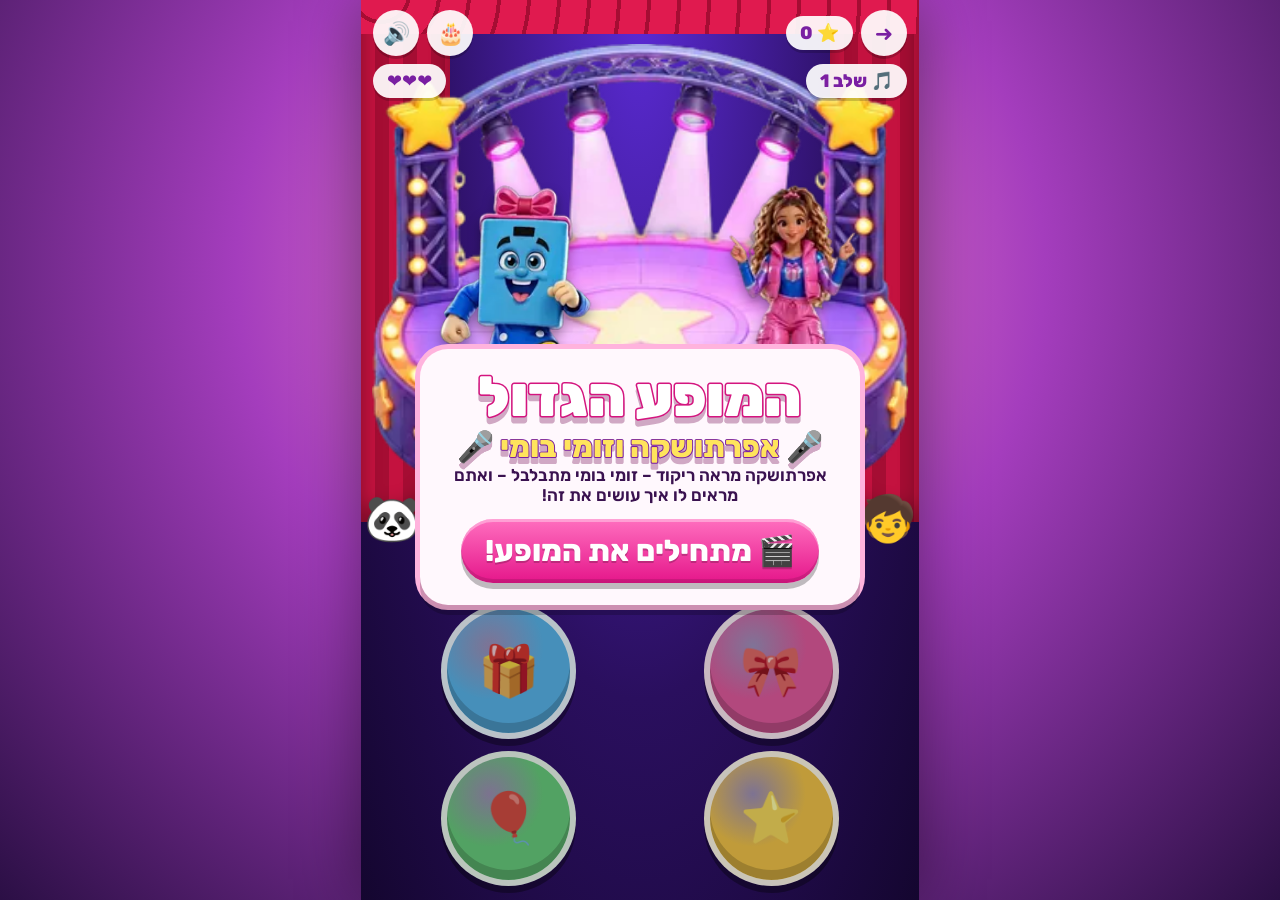
<file: games/show/index.html>
<!doctype html>
<html lang="he" dir="rtl">
<head>
<meta charset="utf-8">
<meta name="viewport" content="width=device-width,initial-scale=1,maximum-scale=1,user-scalable=no,viewport-fit=cover">
<meta name="theme-color" content="#7b2ff2">
<title>המופע הגדול – אפרתושקה וזומי בומי</title>
<link rel="icon" type="image/png" sizes="48x48" href="../../assets/img/ef-favicon-48.png">
<link rel="manifest" href="../../manifest.webmanifest">
<link rel="apple-touch-icon" sizes="180x180" href="../../assets/img/ef-apple-180.png">
<meta name="apple-mobile-web-app-title" content="אפרתושקה">
<script>if('serviceWorker' in navigator&&location.protocol!=='file:'&&!/games_staging/.test(location.pathname)){window.addEventListener('load',()=>{navigator.serviceWorker.register('../../sw.js',{scope:'../../'}).catch(()=>{});});}</script>
<link rel="stylesheet" href="../lib/zb.css">
<style>
#app{background:radial-gradient(ellipse at 50% 0%,#5b2bd6 0%,#2a0f5e 55%,#14062f 100%)}
#curtL,#curtR{position:absolute;top:0;width:16%;height:58%;background:repeating-linear-gradient(90deg,#c4123f 0 14px,#a50d33 14px 28px);box-shadow:inset 0 -14px 20px rgba(0,0,0,.35);z-index:1;border-bottom-right-radius:60% 20%}
#curtL{left:0;border-bottom-left-radius:0}#curtR{right:0;border-bottom-left-radius:60% 20%;border-bottom-right-radius:0}
#valance{position:absolute;top:0;left:0;right:0;height:34px;background:repeating-radial-gradient(circle at 20px -6px,#e01a4f 0 26px,#a50d33 26px 30px);z-index:2}
.spot{position:absolute;top:0;width:46%;height:58%;background:radial-gradient(ellipse at 50% 0%,rgba(255,255,220,.0),rgba(255,255,200,.0));clip-path:polygon(40% 0,60% 0,100% 100%,0 100%);background:linear-gradient(rgba(255,250,200,.35),rgba(255,250,200,0));opacity:.0;transition:opacity .25s;z-index:1;pointer-events:none}
.spot.on{opacity:1}
#spotE{right:6%}#spotZ{left:6%}
#stage{position:absolute;left:0;right:0;top:12%;height:44%;z-index:3}
#stageImg{position:absolute;left:50%;bottom:-6%;width:96%;transform:translateX(-50%);pointer-events:none}
.char{position:absolute;bottom:9%;height:72%;background-repeat:no-repeat;filter:drop-shadow(0 6px 6px rgba(0,0,0,.35))}
#ef{right:9%}#zu{left:9%}
#crowd{position:absolute;left:0;right:0;top:53.5%;height:7%;display:flex;justify-content:space-around;align-items:flex-end;z-index:4;font-size:min(8.5vw,5dvh)}
#crowd span{display:inline-block;transition:transform .18s}
#crowd.cheer span{animation:cj .35s ease-in-out 3 alternate}
@keyframes cj{to{transform:translateY(-40%) rotate(-8deg)}}
#pads{position:absolute;left:4%;right:4%;top:67%;bottom:max(14px,env(safe-area-inset-bottom));display:grid;gap:12px;z-index:5;align-content:center;justify-items:center}
.pad{font-family:inherit;width:100%;aspect-ratio:1;max-height:100%;border-radius:50%;border:6px solid rgba(255,255,255,.85);font-size:min(10vw,5.5dvh);box-shadow:0 7px 0 rgba(0,0,0,.35),inset 0 -10px 0 rgba(0,0,0,.18);cursor:pointer;transition:transform .08s,filter .12s;filter:saturate(.75) brightness(.8);touch-action:manipulation;color:#fff}
.pad.lit{filter:saturate(1.3) brightness(1.25);transform:scale(1.1);box-shadow:0 0 30px 8px rgba(255,255,255,.75),0 7px 0 rgba(0,0,0,.35)}
.pad:active{transform:scale(.95)}
#pads.off .pad{cursor:default}
#hud{position:absolute;top:calc(max(10px,env(safe-area-inset-top)) + 54px);right:12px;left:12px;display:flex;justify-content:space-between;z-index:6;pointer-events:none}
#status{position:absolute;top:63%;left:0;right:0;text-align:center;z-index:6;color:#fff;font-weight:900;font-size:20px;text-shadow:0 2px 4px rgba(0,0,0,.5);pointer-events:none;transform:translateY(-50%)}
#bigPop{position:absolute;left:50%;top:32%;transform:translate(-50%,-50%) scale(0);font-size:80px;z-index:7;pointer-events:none;transition:transform .2s}
#bigPop.on{transform:translate(-50%,-50%) scale(1)}
.zbtnScreen .logo .l2{color:#ffd23f}
#seqDots{display:flex;gap:4px;justify-content:center;margin-top:4px}
#seqDots i{width:10px;height:10px;border-radius:50%;background:rgba(255,255,255,.35);display:inline-block}
#seqDots i.on{background:#ffd23f}
.screen{z-index:20}
</style>
</head>
<body>
<div id="app">
  <div class="spot" id="spotE"></div><div class="spot" id="spotZ"></div>
  <div id="curtL"></div><div id="curtR"></div><div id="valance"></div>
  <div id="stage"><img id="stageImg" src="../lib/assets/img/dec_stage.webp" alt=""><div class="char" id="ef"></div><div class="char" id="zu"></div></div>
  <div id="crowd"></div>
  <div id="hud"><div class="pill" id="hRound">🎵 שלב 1</div><div class="pill" id="hHearts">❤️❤️❤️</div></div>
  <div id="status"><span id="stTxt"></span><div id="seqDots"></div></div>
  <div id="bigPop"></div>
  <div id="pads" class="off"></div>

  <section id="scrStart" class="screen show">
    <div style="height:56px"></div>
    <div class="panel" style="margin-top:auto;margin-bottom:auto">
      <div class="logo"><span class="l1">המופע הגדול</span><span class="l2">🎤 אפרתושקה וזומי בומי 🎤</span></div>
      <p class="sub">אפרתושקה מראה ריקוד – זומי בומי מתבלבל – ואתם מראים לו איך עושים את זה!</p>
      <button class="btn big pink pulse" id="go">🎬 מתחילים את המופע!</button>
    </div>
  </section>
  <section id="scrEnd" class="screen panelscr">
    <div class="panel">
      <div class="big-emoji" id="endEmoji">🏆</div>
      <h2 id="endTitle">איזה מופע!</h2>
      <p class="sub" id="endSub"></p>
      <div class="starsWon" id="endStars">+0 ⭐</div>
      <button class="btn big pink pulse" id="again">🔁 עוד מופע!</button>
      <a class="btn mid gray" href="../hub/">🏠 לכל המשחקים</a>
    </div>
  </section>
</div>
<script src="../lib/voices.js"></script>
<script src="../lib/zb.js"></script>
<script src="show.js"></script>
</body>
</html>
</file>
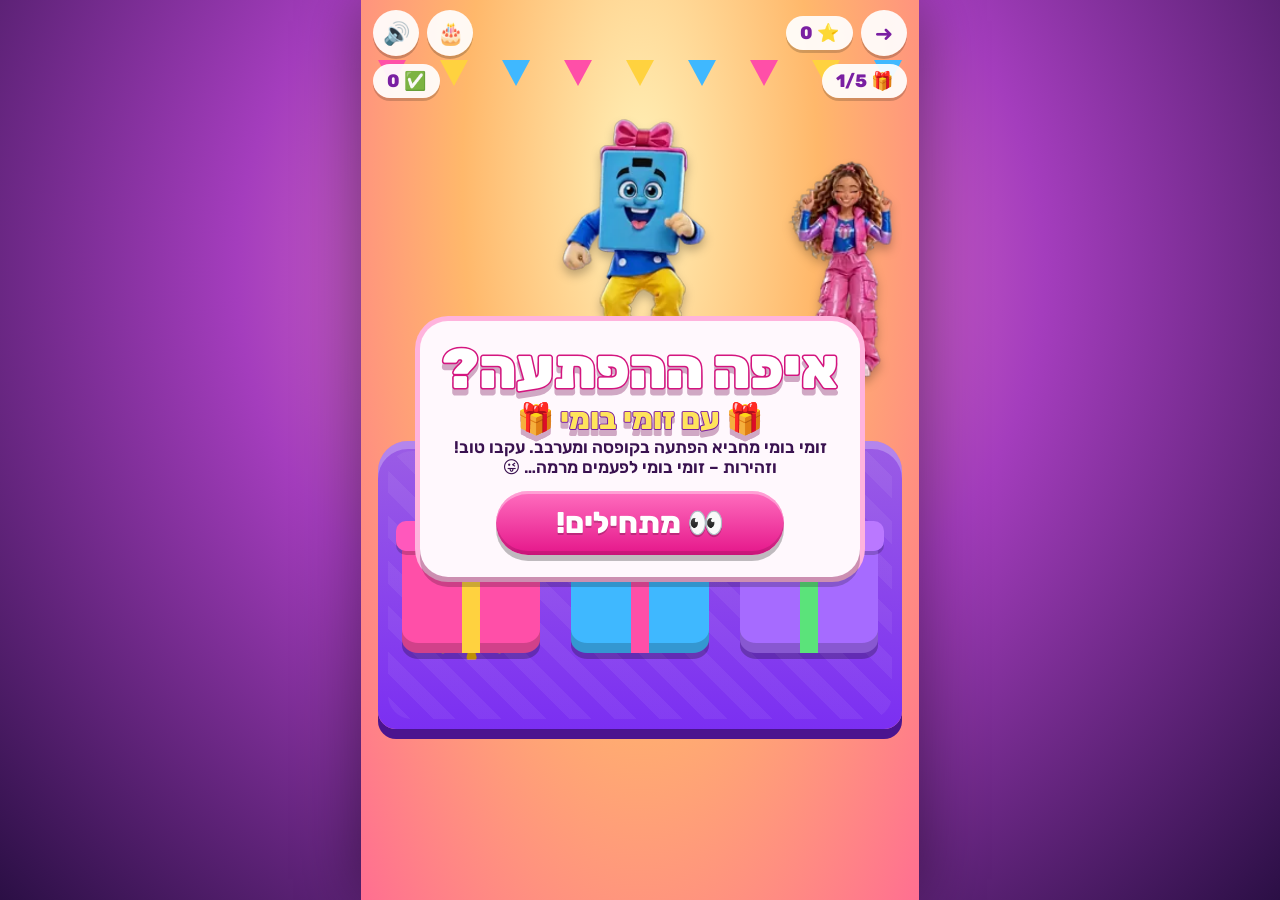
<file: games/surprise/index.html>
<!doctype html>
<html lang="he" dir="rtl">
<head>
<meta charset="utf-8">
<meta name="viewport" content="width=device-width,initial-scale=1,maximum-scale=1,user-scalable=no,viewport-fit=cover">
<meta name="theme-color" content="#ff8a3d">
<title>איפה ההפתעה? – זומי בומי</title>
<link rel="icon" type="image/png" sizes="48x48" href="../../assets/img/ef-favicon-48.png">
<link rel="manifest" href="../../manifest.webmanifest">
<link rel="apple-touch-icon" sizes="180x180" href="../../assets/img/ef-apple-180.png">
<meta name="apple-mobile-web-app-title" content="אפרתושקה">
<script>if('serviceWorker' in navigator&&location.protocol!=='file:'&&!/games_staging/.test(location.pathname)){window.addEventListener('load',()=>{navigator.serviceWorker.register('../../sw.js',{scope:'../../'}).catch(()=>{});});}</script>
<link rel="stylesheet" href="../lib/zb.css">
<style>
#app{background:radial-gradient(ellipse at 50% 20%,#fff1b8 0%,#ffb86b 45%,#ff6f91 100%)}
#bunting{position:absolute;top:calc(max(10px,env(safe-area-inset-top)) + 50px);left:0;right:0;height:30px;background:repeating-linear-gradient(90deg,transparent 0 4px,transparent 4px 40px);z-index:1;display:flex;justify-content:space-around}
#bunting i{width:0;height:0;border-left:14px solid transparent;border-right:14px solid transparent;border-top:26px solid #ff4fa8}
#bunting i:nth-child(3n+1){border-top-color:#3fb8ff}#bunting i:nth-child(3n+2){border-top-color:#ffd23f}
.char{position:absolute;top:13%;height:30%;background-repeat:no-repeat;z-index:2;filter:drop-shadow(0 6px 5px rgba(0,0,0,.25))}
#zu{left:50%;transform:translateX(-50%)}
#ef{right:2%;height:26%;top:16%}
#table{position:absolute;left:3%;right:3%;top:41%;height:40%;z-index:3}
#tableTop{position:absolute;left:0;right:0;top:20%;bottom:0;background:linear-gradient(#9b5de5,#7b2ff2);border-radius:30px 30px 18px 18px;box-shadow:0 10px 0 #4b148f,inset 0 8px 0 rgba(255,255,255,.25)}
#tableTop::after{content:'';position:absolute;inset:10px;border-radius:24px;background:repeating-linear-gradient(45deg,rgba(255,255,255,.06) 0 16px,transparent 16px 32px)}
.box{position:absolute;width:var(--bw);height:var(--bw);transition:left var(--sd) ease-in-out,top var(--sd) ease-in-out,transform .35s cubic-bezier(.3,1.6,.5,1);z-index:5;cursor:pointer;touch-action:manipulation}
.box .body{position:absolute;left:4%;right:4%;top:24%;bottom:0;border-radius:12%;background:var(--c);box-shadow:inset 0 -10px 0 rgba(0,0,0,.18),0 6px 0 rgba(0,0,0,.25)}
.box .lid{position:absolute;left:0;right:0;top:12%;height:20%;border-radius:10px;background:var(--c);filter:brightness(1.12);box-shadow:0 4px 0 rgba(0,0,0,.2)}
.box .rib{position:absolute;left:44%;width:12%;top:12%;bottom:0;background:var(--r)}
.box .bow{position:absolute;left:50%;top:0;width:56%;height:22%;transform:translateX(-50%)}
.box .bow::before,.box .bow::after{content:'';position:absolute;top:10%;width:46%;height:80%;background:var(--r);border-radius:50% 50% 50% 50%/60% 60% 40% 40%}
.box .bow::before{left:0;transform:rotate(-20deg)}.box .bow::after{right:0;transform:rotate(20deg)}
.box .num{position:absolute;left:0;right:0;top:48%;text-align:center;font-weight:900;color:rgba(255,255,255,.9);font-size:calc(var(--bw)*.28);text-shadow:0 2px 0 rgba(0,0,0,.25)}
.box.up{transform:translateY(-62%) rotate(-6deg)}
.box.wiggle{animation:wig .4s ease-in-out 2}
@keyframes wig{25%{transform:rotate(-7deg)}75%{transform:rotate(7deg)}}
.box.glow .body{box-shadow:0 0 0 5px #fff,0 0 26px 8px #ffe36b}
#prize{position:absolute;width:var(--bw);height:var(--bw);display:flex;align-items:flex-end;justify-content:center;font-size:calc(var(--bw)*.6);z-index:4;transition:left .45s ease-in-out,top .45s ease-in-out,opacity .2s;pointer-events:none;line-height:1}
#prize.hop{transition:left .5s cubic-bezier(.4,0,.6,1),top .25s ease-out;z-index:9}
#hud{position:absolute;top:calc(max(10px,env(safe-area-inset-top)) + 54px);right:12px;left:12px;display:flex;justify-content:space-between;z-index:6;pointer-events:none}
#msg{position:absolute;left:0;right:0;top:84%;text-align:center;font-weight:900;font-size:22px;color:#fff;text-shadow:0 2px 4px rgba(120,20,80,.6);z-index:6;pointer-events:none}
#eyes{position:absolute;left:50%;top:44%;transform:translate(-50%,-50%) scale(0);font-size:70px;z-index:12;transition:transform .25s;pointer-events:none}
#eyes.on{transform:translate(-50%,-50%) scale(1)}
.screen{z-index:20}
</style>
</head>
<body>
<div id="app">
  <div id="bunting"></div>
  <div class="char" id="zu"></div><div class="char" id="ef"></div>
  <div id="hud"><div class="pill" id="hRound">🎁 1/5</div><div class="pill" id="hScore">✅ 0</div></div>
  <div id="table"><div id="tableTop"></div><div id="prize">🌟</div></div>
  <div id="msg"></div>
  <div id="eyes">👀</div>
  <section id="scrStart" class="screen show">
    <div class="panel" style="margin-top:auto;margin-bottom:auto">
      <div class="logo"><span class="l1">איפה ההפתעה?</span><span class="l2">🎁 עם זומי בומי 🎁</span></div>
      <p class="sub">זומי בומי מחביא הפתעה בקופסה ומערבב. עקבו טוב! וזהירות – זומי בומי לפעמים מרמה… 😜</p>
      <button class="btn big pink pulse" id="go">👀 מתחילים!</button>
    </div>
  </section>
  <section id="scrEnd" class="screen panelscr">
    <div class="panel">
      <div class="big-emoji" id="endEmoji">🎁</div>
      <h2 id="endTitle">כל הכבוד!</h2>
      <p class="sub" id="endSub"></p>
      <div class="starsWon" id="endStars">+0 ⭐</div>
      <button class="btn big pink pulse" id="again">🔁 עוד משחק!</button>
      <a class="btn mid gray" href="../hub/">🏠 לכל המשחקים</a>
    </div>
  </section>
</div>
<script src="../lib/voices.js"></script>
<script src="../lib/zb.js"></script>
<script src="surprise.js"></script>
</body>
</html>
</file>
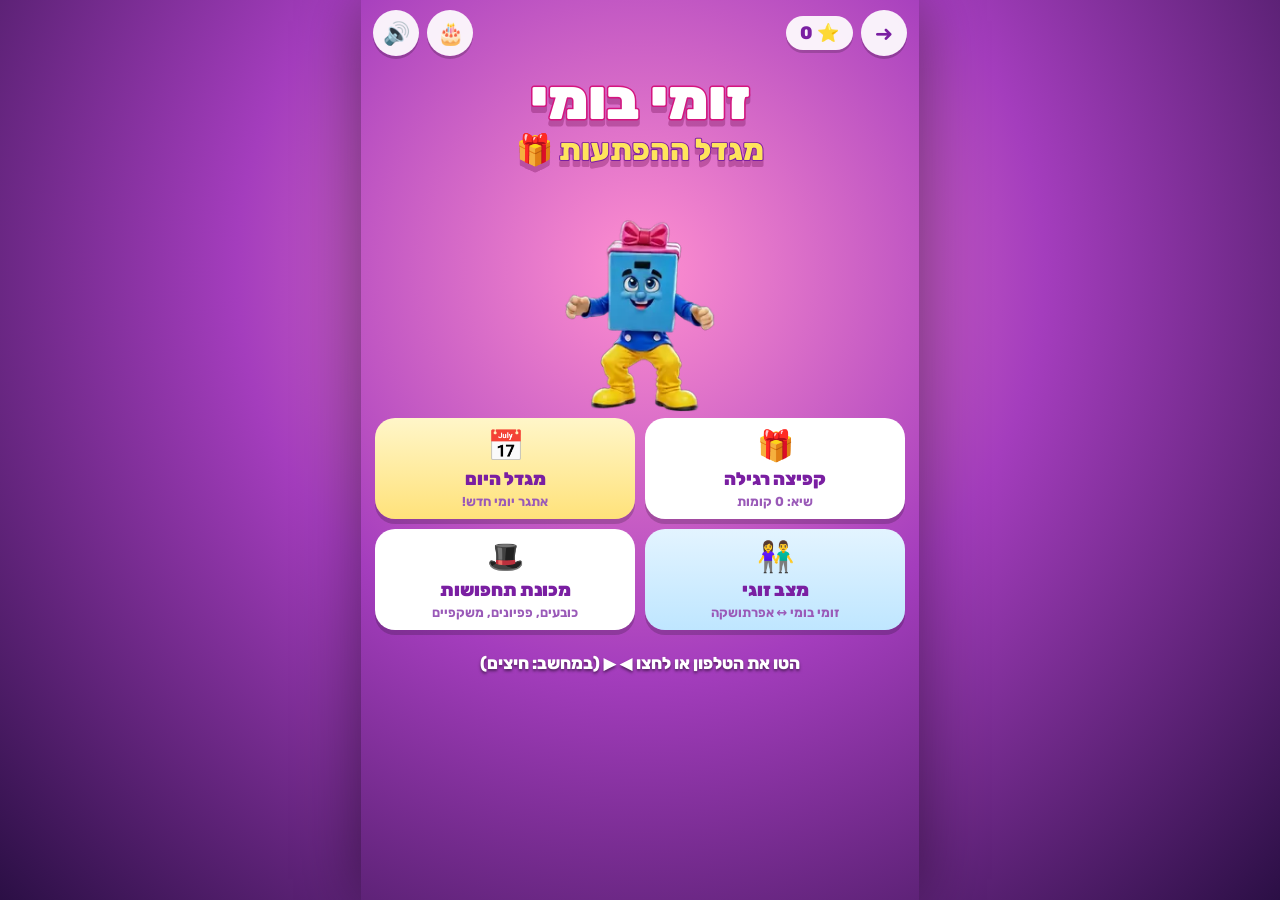
<file: games/tower/index.html>
<!doctype html>
<html lang="he" dir="rtl">
<head>
<meta charset="utf-8">
<meta name="viewport" content="width=device-width,initial-scale=1,maximum-scale=1,user-scalable=no,viewport-fit=cover">
<meta name="theme-color" content="#ff5fb4">
<title>זומי בומי: מגדל ההפתעות</title>
<link rel="icon" type="image/png" sizes="48x48" href="../../assets/img/ef-favicon-48.png">
<link rel="manifest" href="../../manifest.webmanifest">
<link rel="apple-touch-icon" sizes="180x180" href="../../assets/img/ef-apple-180.png">
<meta name="apple-mobile-web-app-title" content="אפרתושקה">
<script>if('serviceWorker' in navigator&&location.protocol!=='file:'&&!/games_staging/.test(location.pathname)){window.addEventListener('load',()=>{navigator.serviceWorker.register('../../sw.js',{scope:'../../'}).catch(()=>{});});}</script>
<link rel="stylesheet" href="../lib/zb.css">
<style>
#ui{position:absolute;inset:0;pointer-events:none;z-index:10}
#hud{position:absolute;top:calc(max(10px,env(safe-area-inset-top)) + 54px);right:12px;left:12px;display:flex;gap:8px;justify-content:space-between;pointer-events:none}
#hud .pill{font-size:17px}
#saves{letter-spacing:2px}
#ctl{position:absolute;bottom:max(14px,env(safe-area-inset-bottom));left:10px;right:10px;display:flex;justify-content:space-between;pointer-events:none}
#ctl button{pointer-events:auto;width:84px;height:84px;border-radius:50%;border:0;background:rgba(255,255,255,.55);font-size:40px;font-weight:900;color:#7a1fa2;box-shadow:0 4px 0 rgba(0,0,0,.2);touch-action:none}
#ctl button.on{background:rgba(255,255,255,.95)}
#midBtns{display:flex;gap:8px;align-items:center}
#midBtns button{width:56px;height:56px;font-size:24px}
.modeCards{display:grid;grid-template-columns:1fr 1fr;gap:10px;width:100%;margin:6px 0}
.mcard{font-family:inherit;border:0;border-radius:20px;padding:10px 6px;background:#fff;box-shadow:0 5px 0 rgba(0,0,0,.18);font-weight:900;font-size:18px;color:#7a1fa2;cursor:pointer;display:flex;flex-direction:column;align-items:center;gap:4px}
.mcard small{font-weight:700;font-size:13px;color:#9a5ab8}
.mcard.daily{background:linear-gradient(#fff6c9,#ffe27a)}
.mcard.duo{background:linear-gradient(#e3f4ff,#bfe6ff)}
.mcard .ic{font-size:30px}
#startZumi{height:min(30vh,240px);margin:4px auto 0;background-repeat:no-repeat}
#costGrid{display:grid;grid-template-columns:repeat(4,1fr);gap:8px;width:100%;margin:8px 0}
#costGrid button{font-family:inherit;border:3px solid #f0dcf8;background:#fff;border-radius:16px;padding:4px;cursor:pointer;height:64px}
#costGrid button.on{border-color:#ff4fa8;background:#ffe0f3}
#costGrid canvas{width:100%;height:100%}
#costPrev{width:180px;height:200px}
.tabs{display:flex;gap:6px;width:100%}
.tab{font-family:inherit;flex:1;border:0;border-radius:14px;padding:9px 4px;font-weight:800;font-size:16px;background:#f0dcf8;color:#7a1fa2;cursor:pointer}
.tab.on{background:#ff4fa8;color:#fff}
#lever{font-size:18px}
.res-row{display:flex;gap:10px;justify-content:center;font-weight:900;font-size:20px;color:#7a1fa2;margin:2px 0}
#duoTag{position:absolute;top:calc(max(10px,env(safe-area-inset-top)) + 96px);left:50%;transform:translateX(-50%);pointer-events:none}
#zbBubbles{bottom:calc(max(14px,env(safe-area-inset-bottom)) + 96px)}
</style>
</head>
<body>
<div id="app">
  <canvas id="cv" class="game"></canvas>
  <div id="ui" class="hidden">
    <div id="hud"><div class="pill" id="hFloor">🏢 0</div><div class="pill" id="hSaves">🎈</div><div class="pill" id="hStars">⭐ 0</div></div>
    <div id="duoTag" class="pill hidden"></div>
    <div id="ctl">
      <button id="bRight" aria-label="ימינה">▶</button>
      <div id="midBtns"><button class="iconbtn hidden" id="bSwap" aria-label="החלפה">🔄</button><button class="iconbtn" id="bTilt" aria-label="הטיה">📱</button></div>
      <button id="bLeft" aria-label="שמאלה">◀</button>
    </div>
  </div>

  <section id="scrStart" class="screen show">
    <div style="height:56px"></div>
    <div class="logo"><span class="l1">זומי בומי</span><span class="l2">מגדל ההפתעות 🎁</span></div>
    <div id="startZumi"></div>
    <div class="modeCards">
      <button class="mcard" id="mClassic"><span class="ic">🎁</span>קפיצה רגילה<small id="bestTxt">שיא: 0</small></button>
      <button class="mcard daily" id="mDaily"><span class="ic">📅</span>מגדל היום<small id="dailyTxt">אתגר יומי</small></button>
      <button class="mcard duo" id="mDuo"><span class="ic">👫</span>מצב זוגי<small>זומי בומי ↔ אפרתושקה</small></button>
      <button class="mcard" id="mCostume"><span class="ic">🎩</span>מכונת תחפושות<small>כובעים, פפיונים, משקפיים</small></button>
    </div>
    <p class="hint">הטו את הטלפון או לחצו ◀ ▶ (במחשב: חיצים)</p>
  </section>

  <section id="scrCostume" class="screen panelscr">
    <div class="panel">
      <h2>🎩 מכונת התחפושות</h2>
      <canvas id="costPrev" width="360" height="400"></canvas>
      <button class="btn mid purple" id="lever">🎰 משיכה במנוף!</button>
      <div class="tabs"><button class="tab on" data-k="hat">כובעים</button><button class="tab" data-k="bow">פפיונים</button><button class="tab" data-k="glasses">משקפיים</button></div>
      <div id="costGrid"></div>
      <button class="btn mid pink" id="costDone">מוכן! ✓</button>
    </div>
  </section>

  <section id="scrOver" class="screen panelscr">
    <div class="panel">
      <div class="big-emoji" id="ovEmoji">🎉</div>
      <h2 id="ovTitle">איזו קפיצה!</h2>
      <div class="res-row"><span id="ovFloor">קומה 0</span><span id="ovBest"></span></div>
      <div class="starsWon" id="ovStars">+0 ⭐</div>
      <button class="btn big pink pulse" id="ovRetry">🔁 עוד פעם!</button>
      <div class="row"><button class="btn mid teal" id="ovShare">📸 כרטיס שיא</button><button class="btn mid gray" id="ovMenu">🏠 תפריט</button></div>
    </div>
  </section>
</div>
<script src="../lib/voices.js"></script>
<script src="../lib/zb.js"></script>
<script src="../lib/costume.js"></script>
<script src="tower.js"></script>
</body>
</html>
</file>
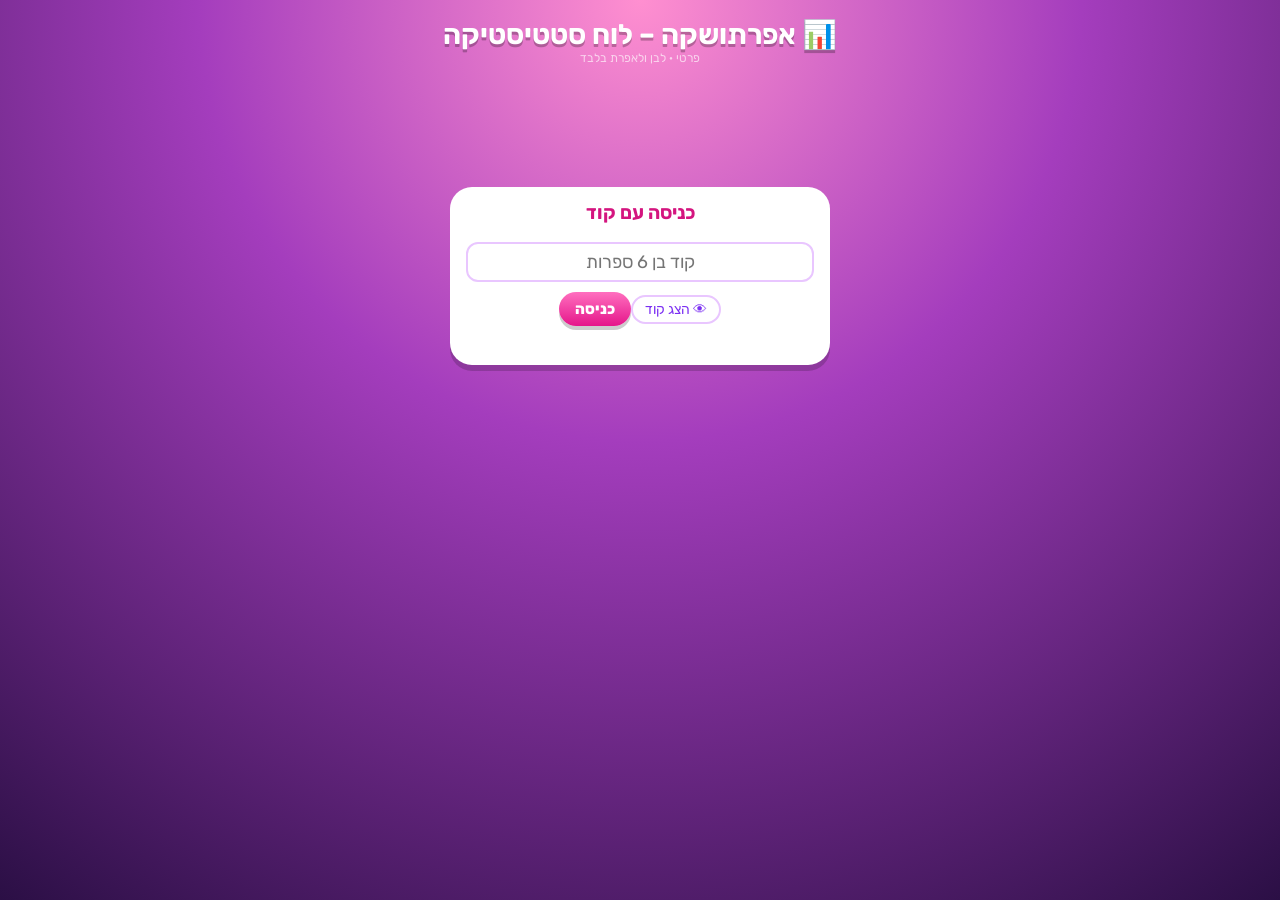
<file: stats.html>
<!doctype html><html lang="he" dir="rtl"><head><meta charset="utf-8"><meta name="viewport" content="width=device-width,initial-scale=1">
<meta name="robots" content="noindex,nofollow"><meta http-equiv="Cache-Control" content="no-cache, no-store, must-revalidate"><meta http-equiv="Pragma" content="no-cache"><meta http-equiv="Expires" content="0"><title>אפרתושקה – סטטיסטיקה</title><link rel="icon" href="assets/img/ef-favicon-48.png">
<style>
@font-face{font-family:Rubik;src:url(assets/fonts/rubik.woff2) format("woff2");font-weight:300 900}
*{box-sizing:border-box}body{margin:0;font-family:Rubik,system-ui,sans-serif;color:#3a1250;background:radial-gradient(circle at 50% 0,#ff8fd0 0,#a43dbd 40%,#2b0f45 100%) fixed;min-height:100vh}
header{padding:18px 16px 6px;color:#fff;text-align:center}header h1{margin:0;font-size:28px;text-shadow:0 3px 0 rgba(0,0,0,.25)}
main{max-width:1200px;margin:0 auto;padding:8px 12px 40px}
.card{background:#fff;border-radius:22px;padding:14px 16px;margin:10px 0;box-shadow:0 6px 0 rgba(0,0,0,.18)}
.card h2{margin:0 0 8px;font-size:19px;color:#d4157f}
.grid{display:grid;grid-template-columns:repeat(auto-fit,minmax(300px,1fr));gap:10px}.grid .card{margin:0}
.kpis{display:grid;grid-template-columns:repeat(auto-fit,minmax(130px,1fr));gap:8px}
.kpi{background:linear-gradient(#fff3fb,#ffe2f4);border-radius:16px;padding:10px;text-align:center}.kpi b{display:block;font-size:26px;color:#7b2ff2}.kpi span{font-size:12.5px}
.btn{font-family:inherit;border:0;border-radius:999px;font-weight:800;color:#fff;cursor:pointer;padding:8px 16px;font-size:15px;background:linear-gradient(#ff6fbf,#e5168a);box-shadow:0 4px 0 rgba(0,0,0,.2)}
.btn.p{background:linear-gradient(#b67bff,#7b2ff2)}.btn.g{background:linear-gradient(#5be37a,#1ea94a)}.btn.s{padding:4px 10px;font-size:13px}
input,select,textarea{font:inherit;padding:7px 10px;border:2px solid #e9c6ff;border-radius:12px}
table{width:100%;border-collapse:collapse;font-size:13.5px}th,td{padding:5px 6px;border-bottom:1px solid #f1def7;text-align:right;vertical-align:top}th{color:#7b2ff2;position:sticky;top:0;background:#fff}
.scroll{max-height:380px;overflow:auto}.bar{display:flex;align-items:center;gap:6px;margin:3px 0;font-size:13px}.bar i{display:block;height:14px;border-radius:8px;background:linear-gradient(90deg,#ff4fa8,#ffcf3f)}.bar .l{width:38%;overflow:hidden;text-overflow:ellipsis;white-space:nowrap}
svg text{font-family:Rubik,sans-serif;font-size:10px;fill:#6b4a80}.hm td{padding:0;text-align:center;font-size:10px;width:3.6%;height:20px;border:1px solid #fff}
#login{max-width:380px;margin:12vh auto;text-align:center}#login input{width:100%;margin:10px 0;font-size:18px;text-align:center}.eye{font:inherit;font-size:14px;border:2px solid #e9c6ff;background:#fff;color:#7b2ff2;border-radius:999px;padding:4px 12px;cursor:pointer;margin-bottom:8px}.err{color:#c00;min-height:1.2em}
.filters{display:flex;flex-wrap:wrap;gap:8px;align-items:center}.live{display:inline-block;width:10px;height:10px;border-radius:50%;background:#1ea94a;box-shadow:0 0 0 0 #1ea94a;animation:pl 1.6s infinite}@keyframes pl{70%{box-shadow:0 0 0 10px rgba(30,169,74,0)}}
.muted{opacity:.65;font-size:12px}.ok{color:#1ea94a}.bad{color:#d4157f}
</style></head><body>
<header><h1>📊 אפרתושקה – לוח סטטיסטיקה</h1><div class="muted" style="color:#fff">פרטי · לבן ולאפרת בלבד</div></header>
<main>
<div id="login" class="card"><h2>כניסה עם קוד</h2><input id="code" type="password" inputmode="numeric" pattern="[0-9]*" autocomplete="one-time-code" name="efs-otp" placeholder="קוד בן 6 ספרות" dir="ltr"><button type="button" class="eye" aria-label="הצג קוד" onclick="const i=document.getElementById('code');const s=i.type==='password';i.type=s?'text':'password';this.textContent=s?'🙈 הסתר':'👁 הצג קוד';this.setAttribute('aria-label',s?'הסתר קוד':'הצג קוד')">👁 הצג קוד</button><button class="btn" id="go">כניסה</button><div class="err" id="lerr"></div></div>
<div id="app" hidden>
 <div class="card filters">
  <label>מ־ <input type="date" id="from"></label><label>עד <input type="date" id="to"></label>
  <button class="btn s p" data-d="1">היום</button><button class="btn s p" data-d="7">7 ימים</button><button class="btn s p" data-d="30">30 ימים</button><button class="btn s p" data-d="90">90 ימים</button>
  <select id="fmode"><option value="">כל המצבים</option><option value="kids">ילדים</option><option value="adult">מבוגרים</option></select>
  <button class="btn s" id="reload">רענון</button><button class="btn s g" id="csvE">⬇ CSV אירועים</button><button class="btn s g" id="csvS">⬇ CSV סשנים</button><button class="btn s g" id="csvL">⬇ CSV לידים</button>
  <span><span class="live"></span> משחקים עכשיו: <b id="now">–</b></span><span class="muted" id="upd"></span>
 </div>
 <div class="card"><h2>סיכום</h2><div class="kpis" id="kpis"></div></div>
 <div class="grid">
  <div class="card"><h2>שחקנים ביום (חדשים / חוזרים)</h2><div id="cDaily"></div></div>
  <div class="card"><h2>משחקים ביום לפי מצב</h2><div id="cGames"></div></div>
 </div>
 <div class="card"><h2>מפת חום: יום × שעה (שעון ישראל)</h2><div id="heat" class="scroll"></div></div>
 <div class="grid">
  <div class="card"><h2>שימור (Retention)</h2><div id="ret"></div></div>
  <div class="card"><h2>משפך: פתיחה ← התחלה ← סיום שלבים</h2><div id="funnel"></div></div>
 </div>
 <div class="grid">
  <div class="card"><h2>איפה נוטשים (שלב)</h2><div id="quitL"></div></div>
  <div class="card"><h2>איפה נוטשים (זמן בסיבוב)</h2><div id="quitT"></div></div>
  <div class="card"><h2>שלבים מקסימליים שהגיעו אליהם</h2><div id="topLv"></div></div>
 </div>
 <div class="grid">
  <div class="card"><h2>התפלגות ניקוד</h2><div id="scoreD"></div></div>
  <div class="card"><h2>לפי מצב</h2><div id="modes"></div></div>
 </div>
 <div class="grid">
  <div class="card"><h2>חנות – פריטים שנקנו</h2><div id="shop"></div></div>
  <div class="card"><h2>שיתופים ואתגרים</h2><div id="shares"></div></div>
 </div>
 <div class="card"><h2>חידות – דיוק לפי שאלה (הקשות ביותר למעלה, לפחות 3 תשובות)</h2><div id="qs" class="scroll"></div></div>
 <div class="grid">
  <div class="card"><h2>מקורות הגעה</h2><div id="refs"></div></div><div class="card"><h2>UTM</h2><div id="utm"></div></div>
  <div class="card"><h2>מדינה / עיר (גס)</h2><div id="geo"></div></div>
 </div>
 <div class="grid">
  <div class="card"><h2>סוג מכשיר</h2><div id="dt"></div></div><div class="card"><h2>מערכת הפעלה</h2><div id="os"></div></div>
  <div class="card"><h2>דפדפן</h2><div id="br"></div></div><div class="card"><h2>גודל מסך</h2><div id="scr"></div></div><div class="card"><h2>שפה</h2><div id="lang"></div></div>
 </div>
 <div class="card"><h2>סשנים אחרונים</h2><div id="sess" class="scroll"></div></div>
 <div class="grid"><div class="card"><h2>שחקנים עם שם בטבלת האלופים</h2><div id="named" class="scroll"></div></div>
  <div class="card"><h2>שגיאות</h2><div id="errs" class="scroll"></div></div></div>
 <div class="card"><h2>👨‍👩‍👧 הורים שהשאירו פרטים (לידים)</h2><div id="leads" class="scroll"></div></div>
 <div class="card"><h2>🔔 שליחת התראה (Push)</h2><div class="muted" id="pcount"></div>
  <div class="filters"><input id="pt" maxlength="80" placeholder="כותרת" style="flex:1"><input id="pb" maxlength="200" placeholder="טקסט" style="flex:2"><input id="pu" placeholder="קישור (לא חובה)" dir="ltr" style="flex:1">
  <select id="pm"><option value="">כולם</option><option value="kids">ילדים</option><option value="adult">מבוגרים</option></select><button class="btn" id="psend">שליחה</button></div><div id="pres" class="muted"></div></div>
</div></main>
<script>
(function(){'use strict';
const SB='https://xggvdizqwmnnsrzrkios.supabase.co',KEY='eyJhbGciOiJIUzI1NiIsInR5cCI6IkpXVCJ9.eyJpc3MiOiJzdXBhYmFzZSIsInJlZiI6InhnZ3ZkaXpxd21ubnNyenJraW9zIiwicm9sZSI6ImFub24iLCJpYXQiOjE3OTE5MDEyODUsImV4cCI6MjEwNzQ3NzI4NX0.kgKbPI_kEfhWhb_tn8KvpCdTol4TooJ19VsM96axhrI',TZ='Asia/Jerusalem';
const $=s=>document.querySelector(s), esc=s=>String(s==null?'':s).replace(/[&<>"']/g,c=>({'&':'&amp;','<':'&lt;','>':'&gt;','"':'&quot;',"'":'&#39;'}[c]));
let CODE=sessionStorage.getItem('efs_code')||'', EV=[], LEADS=[], SESS=[];
const rpc=(fn,b)=>fetch(SB+'/rest/v1/rpc/'+fn,{method:'POST',headers:{'Content-Type':'application/json',apikey:KEY,Authorization:'Bearer '+KEY},body:JSON.stringify(b)});
const dayK=d=>new Intl.DateTimeFormat('en-CA',{timeZone:TZ}).format(d);
const hm=d=>{const p=new Intl.DateTimeFormat('en-GB',{timeZone:TZ,weekday:'short',hour:'2-digit',hourCycle:'h23'}).formatToParts(d);return [['Sun','Mon','Tue','Wed','Thu','Fri','Sat'].indexOf(p.find(x=>x.type==='weekday').value),+p.find(x=>x.type==='hour').value];};
const fmtT=d=>new Intl.DateTimeFormat('he-IL',{timeZone:TZ,day:'2-digit',month:'2-digit',hour:'2-digit',minute:'2-digit'}).format(d);
const dur=s=>{s=Math.round(s||0);return s<60?s+' ש׳':s<3600?Math.floor(s/60)+':'+String(s%60).padStart(2,'0')+' ד׳':(s/3600).toFixed(1)+' שע׳';};
const cnt=(arr,f)=>{const m=new Map();for(const x of arr){const k=f(x);if(k==null||k==='')continue;m.set(k,(m.get(k)||0)+1);}return [...m].sort((a,b)=>b[1]-a[1]);};
function bars(list,max=15,lab=x=>x){ if(!list.length) return '<div class="muted">אין נתונים</div>'; const top=list.slice(0,max), mx=Math.max(...top.map(x=>x[1]));
  return top.map(([k,v])=>`<div class="bar"><span class="l" title="${esc(lab(k))}">${esc(lab(k))}</span><i style="width:${Math.max(2,v/mx*55)}%"></i><b>${v}</b></div>`).join(''); }
function table(head,rows){ return `<table><tr>${head.map(h=>`<th>${h}</th>`).join('')}</tr>${rows.join('')||`<tr><td colspan=${head.length} class="muted">אין נתונים</td></tr>`}</table>`; }
function chart(days,series,colors){ const W=560,Hh=190,pl=28,pb=26,n=days.length||1,mx=Math.max(1,...days.map((_,i)=>series.reduce((a,s)=>a+s[i],0))),bw=(W-pl-6)/n;
  let g=`<svg viewBox="0 0 ${W} ${Hh}" width="100%">`; for(let t=0;t<=4;t++){const y=Hh-pb-(Hh-pb-8)*t/4;g+=`<line x1="${pl}" x2="${W}" y1="${y}" y2="${y}" stroke="#f1def7"/><text x="2" y="${y+3}">${Math.round(mx*t/4)}</text>`;}
  days.forEach((d,i)=>{let y0=Hh-pb;series.forEach((s,j)=>{const h=(Hh-pb-8)*s[i]/mx;g+=`<rect x="${pl+i*bw+1}" y="${y0-h}" width="${Math.max(1,bw-2)}" height="${h}" rx="2" fill="${colors[j]}"><title>${d}: ${s[i]}</title></rect>`;y0-=h;});
    if(n<=16||i%Math.ceil(n/12)===0) g+=`<text x="${pl+i*bw+bw/2}" y="${Hh-8}" text-anchor="middle">${d.slice(5)}</text>`;});
  return g+'</svg>'; }
function range(){ const f=new Date($('#from').value+'T00:00:00'), t=new Date($('#to').value+'T00:00:00'); t.setDate(t.getDate()+1); return [f,t]; }
function setDays(n){ const t=new Date(), f=new Date(); f.setDate(f.getDate()-(n-1)); $('#from').value=dayK(f); $('#to').value=dayK(t); }
async function load(){
  const [f,t]=range(); $('#upd').textContent='טוען…';
  // retention needs history: fetch 8 extra days before range start
  const f2=new Date(f); f2.setDate(f2.getDate()-8);
  const r=await rpc('stats_events',{p_code:CODE,p_from:f2.toISOString(),p_to:t.toISOString()});
  const rj=r.ok?await r.json():{error:'bad'};
  if(rj.error){ sessionStorage.removeItem('efs_code'); $('#app').hidden=true; $('#login').hidden=false; $('#lerr').textContent=rj.error==='locked'?'יותר מדי ניסיונות. נסו שוב בעוד 15 דקות':'קוד שגוי'; return false; }
  const all=rj.rows.map(e=>(e.t=new Date(e.ts),e.p=e.props||{},e));
  const lr=await rpc('stats_leads',{p_code:CODE}); const lj=lr.ok?await lr.json():{}; LEADS=lj.rows||[];
  const pc=await rpc('stats_push_count',{p_code:CODE}); const pj=pc.ok?await pc.json():{}; $('#pcount').textContent='מנויים להתראות: '+(pj.count!=null?pj.count:'?');
  render(all,f,t); $('#upd').textContent='עודכן '+fmtT(new Date()); return true; }
function render(all,f,t){
  const fm=$('#fmode').value; const inR=all.filter(e=>e.t>=f&&e.t<t); EV=inR;
  const modeOk=e=>!fm||e.mode===fm, games=inR.filter(e=>e.type==='start'&&modeOk(e)), fins=inR.filter(e=>e.type==='finish'&&modeOk(e)), quits=inR.filter(e=>e.type==='quit'&&modeOk(e));
  const opens=inR.filter(e=>e.type==='open'), devs=new Set(inR.map(e=>e.device));
  // sessions
  const S=new Map(); for(const e of inR){ let s=S.get(e.sess); if(!s){ s={sess:e.sess,device:e.device,t0:e.t,t1:e.t,dur:0,games:0,fins:0,maxLv:0,modes:new Set(),nick:null,country:e.country,city:e.city,open:null}; S.set(e.sess,s); }
    if(e.t<s.t0) s.t0=e.t; if(e.t>s.t1) s.t1=e.t; if(e.dur_s&&(e.type==='hb'||e.type==='end')) s.dur=Math.max(s.dur,e.dur_s); if(e.type==='start'){s.games++;} if(e.type==='finish'){s.fins++; s.maxLv=Math.max(s.maxLv,e.level||0);} if(e.mode) s.modes.add(e.mode);
    if(e.p.nick) s.nick=e.p.nick; if(e.type==='open') s.open=e.p; if(!s.country&&e.country) s.country=e.country; }
  SESS=[...S.values()].map(s=>(s.dur=Math.max(s.dur,(s.t1-s.t0)/1000),s)).sort((a,b)=>b.t0-a.t0);
  const sd=SESS.filter(s=>s.dur>0).map(s=>s.dur);
  // first seen per device (from all fetched data incl. history)
  const first=new Map(); for(const e of all){ const fs=e.type==='open'&&e.p.first?new Date(e.p.first):e.t; const c=first.get(e.device); if(!c||fs<c) first.set(e.device,fs); }
  const newDevs=[...devs].filter(d=>first.get(d)>=f).length;
  const nowCut=Date.now()-3*60e3, now=new Set(all.filter(e=>e.t.getTime()>nowCut&&e.type!=='end').map(e=>e.sess)); 
  const ended=new Set(all.filter(e=>e.type==='end'&&e.t.getTime()>nowCut).map(e=>e.sess)); $('#now').textContent=[...now].filter(s=>!ended.has(s)).length;
  const k=[[devs.size,'שחקנים ייחודיים'],[newDevs,'חדשים'],[devs.size-newDevs,'חוזרים'],[opens.length,'ביקורים'],[SESS.length,'סשנים'],[games.length,'משחקים שהתחילו'],[fins.length,'שלבים שהושלמו'],
    [(games.length/Math.max(1,new Set(games.map(e=>e.device)).size)).toFixed(1),'משחקים לשחקן'],[dur(sd.reduce((a,b)=>a+b,0)/Math.max(1,sd.length)),'סשן ממוצע'],[dur(Math.max(0,...sd)),'הסשן הארוך'],
    [dur(sd.reduce((a,b)=>a+b,0)),'זמן משחק כולל'],[fins.filter(e=>e.mode==='kids').reduce((a,e)=>a+(e.score||0),0),'⭐ כוכבים שנצברו (ילדים)'],
    [inR.filter(e=>e.type==='install').length+' / '+opens.filter(e=>e.p.pwa).length,'התקנות / פתיחות כאפליקציה'],[inR.filter(e=>e.type==='share').length,'שיתופים'],[inR.filter(e=>e.type==='challenge_open').length,'קישורי אתגר נפתחו'],
    [new Set(inR.filter(e=>e.p.nick).map(e=>e.device)).size,'שחקנים עם שם'],[LEADS.filter(l=>new Date(l.ts)>=f&&new Date(l.ts)<t).length,'לידים מהורים'],[inR.filter(e=>e.type==='error').length,'שגיאות']];
  $('#kpis').innerHTML=k.map(([v,l])=>`<div class="kpi"><b>${esc(v)}</b><span>${l}</span></div>`).join('');
  // daily
  const days=[]; for(let d=new Date(f);d<t;d.setDate(d.getDate()+1)) days.push(dayK(d));
  const dn=days.map(()=>new Set()),dr=days.map(()=>new Set()); for(const e of inR){ const i=days.indexOf(dayK(e.t)); if(i<0) continue; (dayK(first.get(e.device))===days[i]?dn:dr)[i].add(e.device); }
  $('#cDaily').innerHTML=chart(days,[dn.map(s=>s.size),dr.map((s,i)=>[...s].filter(x=>!dn[i].has(x)).length)],['#ff4fa8','#7b2ff2'])+'<div class="muted">ורוד = חדשים · סגול = חוזרים</div>';
  const gk=days.map(d=>games.filter(e=>e.mode==='kids'&&dayK(e.t)===d).length), ga=days.map(d=>games.filter(e=>e.mode==='adult'&&dayK(e.t)===d).length);
  $('#cGames').innerHTML=chart(days,[gk,ga],['#ffcf3f','#0e9fb4'])+'<div class="muted">צהוב = ילדים · טורקיז = מבוגרים</div>';
  // heatmap (by sessions start)
  const H=[...Array(7)].map(()=>Array(24).fill(0)); for(const s of SESS){ const [w,h]=hm(s.t0); if(w>=0) H[w][h]++; } const hx=Math.max(1,...H.flat());
  const wn=['א׳','ב׳','ג׳','ד׳','ה׳','ו׳','ש׳']; $('#heat').innerHTML='<table class="hm"><tr><th></th>'+[...Array(24).keys()].map(h=>`<th style="font-size:10px">${h}</th>`).join('')+'</tr>'+H.map((r,i)=>`<tr><th>${wn[i]}</th>`+r.map((v,h)=>`<td title="${wn[i]} ${h}:00 – ${v}" style="background:rgba(212,21,127,${v?0.12+0.88*v/hx:0.03})">${v||''}</td>`).join('')+'</tr>').join('')+'</table>';
  // retention: cohorts by first day within fetched data
  const act=new Map(); for(const e of all){ if(!act.has(e.device)) act.set(e.device,new Set()); act.get(e.device).add(dayK(e.t)); }
  const addD=(k,n)=>{const d=new Date(k+'T12:00:00');d.setDate(d.getDate()+n);return dayK(d);}; const today=dayK(new Date());
  let c1=0,r1=0,c7=0,r7=0; const coh=new Map();
  for(const [d,fs] of first){ if(fs<f) continue; const k0=dayK(fs), a=act.get(d)||new Set(); if(addD(k0,1)<today){c1++; if(a.has(addD(k0,1))) r1++;} if(addD(k0,7)<today){c7++; if([7,8].some(n=>a.has(addD(k0,n)))||[...a].some(x=>x>=addD(k0,7))) r7++;}
    const c=coh.get(k0)||{n:0,d1:0,d7:0}; c.n++; if(a.has(addD(k0,1))) c.d1++; if([...a].some(x=>x>=addD(k0,7))) c.d7++; coh.set(k0,c); }
  $('#ret').innerHTML=`<div class="kpis"><div class="kpi"><b>${c1?Math.round(r1/c1*100)+'%':'–'}</b><span>חזרו למחרת (D1) · ${r1}/${c1}</span></div><div class="kpi"><b>${c7?Math.round(r7/c7*100)+'%':'–'}</b><span>חזרו אחרי שבוע (D7+) · ${r7}/${c7}</span></div></div>`+
    table(['יום ראשון','חדשים','D1','D7+'],[...coh].sort().reverse().slice(0,30).map(([d,c])=>`<tr><td>${d}</td><td>${c.n}</td><td>${c.d1}</td><td>${c.d7}</td></tr>`));
  // funnel
  const dset=a=>new Set(a.map(e=>e.device)).size, fl=[['פתחו',dset(opens)],['התחילו משחק',dset(games)]]; const mxl=Math.max(0,...fins.map(e=>e.level||0));
  for(let l=1;l<=Math.min(mxl,15);l++) fl.push(['סיימו שלב '+l,dset(fins.filter(e=>(e.level||0)>=l))]);
  $('#funnel').innerHTML=fl.map(([l,v],i)=>`<div class="bar"><span class="l">${l}</span><i style="width:${Math.max(2,v/Math.max(1,fl[0][1])*55)}%"></i><b>${v}</b><span class="muted">${i?Math.round(v/Math.max(1,fl[0][1])*100)+'%':''}</span></div>`).join('');
  $('#quitL').innerHTML=bars(cnt(quits,e=>e.level).sort((a,b)=>a[0]-b[0]),30,x=>'שלב '+x)+`<div class="muted">יציאות באמצע סיבוב: ${quits.length}. נטישה = סשן שבו התחילו ולא סיימו אף שלב: ${SESS.filter(s=>s.games&&!s.fins).length}</div>`;
  const tb=s=>s<15?'0–15 ש׳':s<30?'15–30 ש׳':s<60?'30–60 ש׳':s<120?'1–2 ד׳':s<300?'2–5 ד׳':'5+ ד׳'; const ord=['0–15 ש׳','15–30 ש׳','30–60 ש׳','1–2 ד׳','2–5 ד׳','5+ ד׳'];
  $('#quitT').innerHTML=bars(cnt(quits,e=>tb(e.dur_s||0)).sort((a,b)=>ord.indexOf(a[0])-ord.indexOf(b[0]))) +'<div class="muted">אורך סשן כולל:</div>'+bars(cnt(SESS,s=>tb(s.dur)).sort((a,b)=>ord.indexOf(a[0])-ord.indexOf(b[0])));
  const best=new Map(); for(const e of fins){ const k2=e.device+'|'+e.mode; best.set(k2,Math.max(best.get(k2)||0,e.level||0)); }
  $('#topLv').innerHTML=bars(cnt([...best],([k2,v])=>v).sort((a,b)=>b[0]-a[0]),30,x=>'שלב '+x);
  const sb=(e)=>{const v=e.score||0, st=e.mode==='adult'?250:25; const b=Math.floor(v/st)*st; return b;};
  $('#scoreD').innerHTML=['kids','adult'].map(m=>`<b>${m==='kids'?'ילדים (כוכבים)':'מבוגרים (נקודות)'}</b>`+bars(cnt(fins.filter(e=>e.mode===m),sb).sort((a,b)=>a[0]-b[0]),40,x=>x+'+')).join('');
  $('#modes').innerHTML=table(['מצב','שחקנים','משחקים','שלבים','ניקוד ממוצע','ניקוד מקס׳','סיבוב ממוצע','נפסלו','חידות נכונות'],['kids','adult'].map(m=>{const g=games.filter(e=>e.mode===m),fi=fins.filter(e=>e.mode===m),an=inR.filter(e=>e.type==='answer'&&e.mode===m);
    return `<tr><td>${m==='kids'?'ילדים':'מבוגרים'}</td><td>${dset(g)}</td><td>${g.length}</td><td>${fi.length}</td><td>${Math.round(fi.reduce((a,e)=>a+(e.score||0),0)/Math.max(1,fi.length))}</td><td>${Math.max(0,...fi.map(e=>e.score||0))}</td><td>${dur(fi.reduce((a,e)=>a+(e.dur_s||0),0)/Math.max(1,fi.length))}</td><td>${fi.filter(e=>e.p.dead).length}</td><td>${an.length?Math.round(an.filter(e=>e.p.ok).length/an.length*100)+'%':'–'}</td></tr>`;}));
  const buys=inR.filter(e=>e.type==='buy'); $('#shop').innerHTML=bars(cnt(buys,e=>e.p.item),30)+`<div class="muted">כוכבים שהוצאו: ${buys.reduce((a,e)=>a+(+e.p.cost||0),0)}</div>`;
  $('#shares').innerHTML=bars([...cnt(inR.filter(e=>e.type==='share'),e=>e.p.what?'שיתוף '+({score:'ניקוד',challenge:'אתגר'}[e.p.what]||e.p.what):'פתיחת וואטסאפ'),['קישורי אתגר שנפתחו',inR.filter(e=>e.type==='challenge_open').length],['ביקורים מקישור יום הולדת',opens.filter(e=>e.p.bday).length],['כניסות מהתראה',opens.filter(e=>e.p.utm&&e.p.utm.source==='push').length]].filter(x=>x[1]));
  const qm=new Map(); for(const e of inR.filter(e=>e.type==='answer'&&modeOk(e))){ const k2=(e.mode==='adult'?'🧑 ':'🧒 ')+e.p.q; const c=qm.get(k2)||{n:0,ok:0}; c.n++; if(e.p.ok) c.ok++; qm.set(k2,c); }
  $('#qs').innerHTML=table(['שאלה','תשובות','נכון','דיוק'],[...qm].filter(([,c])=>c.n>=3).sort((a,b)=>a[1].ok/a[1].n-b[1].ok/b[1].n).slice(0,300).map(([q,c])=>`<tr><td>${esc(q)}</td><td>${c.n}</td><td>${c.ok}</td><td class="${c.ok/c.n<.5?'bad':'ok'}">${Math.round(c.ok/c.n*100)}%</td></tr>`))+`<div class="muted">סה״כ שאלות שונות: ${qm.size}</div>`;
  const refName=r=>!r?'ישיר / אפליקציה':/whatsapp|wa\.me/.test(r)?'WhatsApp':/facebook|fb\./.test(r)?'Facebook':/instagram/.test(r)?'Instagram':/tiktok/.test(r)?'TikTok':/google/.test(r)?'Google':r;
  $('#refs').innerHTML=bars(cnt(opens,e=>e.p.utm&&e.p.utm.source==='push'?'התראת Push':refName(e.p.ref)))+'<div class="muted">וואטסאפ בדרך כלל לא שולח referrer, ולכן קישורים משם נספרים לרוב כ"ישיר". מומלץ לשתף עם ?utm_source=whatsapp.</div>';
  $('#utm').innerHTML=bars(cnt(opens.filter(e=>e.p.utm&&Object.keys(e.p.utm).length),e=>[e.p.utm.source,e.p.utm.medium,e.p.utm.campaign].filter(Boolean).join(' / ')));
  $('#geo').innerHTML=bars(cnt(opens,e=>e.country||'?'))+bars(cnt(opens.filter(e=>e.city),e=>e.city));
  const o1=SESS.filter(s=>s.open).map(s=>s.open);
  $('#dt').innerHTML=bars(cnt(o1,p=>({mobile:'📱 נייד',tablet:'📲 טאבלט',desktop:'💻 מחשב'}[p.dt]||p.dt))); $('#os').innerHTML=bars(cnt(o1,p=>p.os)); $('#br').innerHTML=bars(cnt(o1,p=>p.br));
  $('#scr').innerHTML=bars(cnt(o1,p=>p.sw&&(Math.min(p.sw,p.sh)+'×'+Math.max(p.sw,p.sh)))); $('#lang').innerHTML=bars(cnt(o1,p=>p.lang));
  $('#sess').innerHTML=table(['התחלה','שחקן','שם','מצב','משחקים','שלבים','שלב מקס׳','משך','מכשיר','מקור','מיקום'],SESS.slice(0,300).map(s=>{const o=s.open||{};return `<tr><td>${fmtT(s.t0)}</td><td title="${s.device}">${s.device.slice(0,6)}${first.get(s.device)>=s.t0-6e4?' 🆕':''}</td><td>${esc(s.nick||'')}</td><td>${[...s.modes].map(m=>m==='kids'?'ילדים':'מבוגרים').join(', ')}</td><td>${s.games}</td><td>${s.fins}</td><td>${s.maxLv||''}</td><td>${dur(s.dur)}</td><td>${esc([o.dt,o.os,o.br].filter(Boolean).join(' · '))}</td><td>${esc(refName(o.ref))}${o.ch?' ⚔':''}</td><td>${esc([s.city,s.country].filter(Boolean).join(', '))}</td></tr>`;}));
  const nm=new Map(); for(const e of inR.filter(e=>e.p.nick)){ const c=nm.get(e.p.nick+'|'+e.device)||{nick:e.p.nick,last:e.t,g:0,best:0}; if(e.t>c.last) c.last=e.t; if(e.type==='finish'){c.g++; c.best=Math.max(c.best,e.level||0);} nm.set(e.p.nick+'|'+e.device,c); }
  $('#named').innerHTML=table(['שם','נראה לאחרונה','שלבים','שלב מקס׳'],[...nm.values()].sort((a,b)=>b.last-a.last).map(c=>`<tr><td>${esc(c.nick)}</td><td>${fmtT(c.last)}</td><td>${c.g}</td><td>${c.best||''}</td></tr>`));
  $('#errs').innerHTML=table(['הודעה','קובץ','פעמים'],cnt(inR.filter(e=>e.type==='error'),e=>e.p.m+'¦'+(e.p.f||'')+(e.p.l?':'+e.p.l:'')).map(([k2,v])=>{const [m,fl2]=k2.split('¦');return `<tr><td>${esc(m)}</td><td>${esc(fl2)}</td><td>${v}</td></tr>`;}));
  $('#leads').innerHTML=table(['תאריך','שם','טלפון','מקור',''],LEADS.map(l=>{const ph=String(l.phone).replace(/\D/g,''), intl=ph.startsWith('0')?'972'+ph.slice(1):ph;
    return `<tr><td>${fmtT(new Date(l.ts))}</td><td>${esc(l.name)}</td><td dir="ltr">${esc(l.phone)}</td><td>${esc(l.src||'')}</td><td><a class="btn s g" target="_blank" rel="noopener" href="https://wa.me/${intl}?text=${encodeURIComponent('היי '+l.name+', כאן אפרתושקה 🎉 תודה שנרשמת להטבות! ')}">WhatsApp</a></td></tr>`;}))+'<div class="muted">כל ההורים סימנו אישור מפורש. לבקשת הסרה – ניתן למחוק ב-Supabase.</div>';
}
function csv(rows,name){ const c=rows.map(r=>r.map(v=>{v=v==null?'':typeof v==='object'?JSON.stringify(v):String(v);return /[",\n]/.test(v)?'"'+v.replace(/"/g,'""')+'"':v;}).join(',')).join('\n');
  const a=document.createElement('a'); a.href=URL.createObjectURL(new Blob(['\ufeff'+c],{type:'text/csv'})); a.download=name; a.click(); }
$('#csvE').onclick=()=>csv([['ts','device','session','type','mode','level','score','dur_s','country','city','props']].concat(EV.map(e=>[e.ts,e.device,e.sess,e.type,e.mode,e.level,e.score,e.dur_s,e.country,e.city,e.props])),'efratushka-events.csv');
$('#csvS').onclick=()=>csv([['start','device','nick','modes','games','levels','max_level','dur_s','device_type','os','browser','ref','country','city']].concat(SESS.map(s=>[s.t0.toISOString(),s.device,s.nick,[...s.modes].join('|'),s.games,s.fins,s.maxLv,Math.round(s.dur),(s.open||{}).dt,(s.open||{}).os,(s.open||{}).br,(s.open||{}).ref,s.country,s.city])),'efratushka-sessions.csv');
$('#csvL').onclick=()=>csv([['ts','name','phone','source']].concat(LEADS.map(l=>[l.ts,l.name,l.phone,l.src])),'efratushka-leads.csv');
$('#psend').onclick=async()=>{ const b={code:CODE,title:$('#pt').value.trim(),body:$('#pb').value.trim(),url:$('#pu').value.trim()||undefined,mode:$('#pm').value||undefined}; if(!b.title){ $('#pres').textContent='צריך כותרת'; return; }
  if(!confirm('לשלוח את ההתראה לכל המנויים?')) return; $('#pres').textContent='שולח…';
  const r=await fetch(SB+'/functions/v1/send-push',{method:'POST',headers:{'Content-Type':'application/json',apikey:KEY,Authorization:'Bearer '+KEY},body:JSON.stringify(b)}); const j=await r.json().catch(()=>({}));
  $('#pres').textContent=r.ok?`נשלח ל-${j.sent} מתוך ${j.total} (הוסרו ${j.gone}, נכשלו ${j.fail})`:'שגיאה: '+(j.error||r.status); };
document.querySelectorAll('[data-d]').forEach(b=>b.onclick=()=>{ setDays(+b.dataset.d); load(); });
$('#reload').onclick=load; $('#from').onchange=$('#to').onchange=$('#fmode').onchange=load;
const norm=v=>String(v||'').normalize('NFKC').replace(/\p{Nd}/gu,d=>{ const c=d.codePointAt(0); for(const z of [0x30,0x660,0x6F0,0x7C0,0x966,0xFF10]) if(c>=z&&c<z+10) return String(c-z); return d; }).replace(/\D/g,'');
async function login(){ const typed=norm($('#code').value); CODE=typed||norm(CODE); if(CODE.length!==6){ $('#lerr').textContent='צריך להקליד 6 ספרות'; return; } $('#lerr').textContent='בודק…'; setDays(30);
  const r=await rpc('stats_ok',{p_code:CODE}); const j=r.ok?await r.json():{}; if(!j.ok){ await new Promise(x=>setTimeout(x,800)); $('#lerr').textContent=j.error==='locked'?'🔒 נחסם זמנית אחרי יותר מדי ניסיונות – נסו שוב בעוד 15 דקות':'קוד שגוי (בדקו את 6 הספרות)'; sessionStorage.removeItem('efs_code'); CODE=''; return; }
  sessionStorage.setItem('efs_code',CODE); $('#login').hidden=true; $('#app').hidden=false; await load(); setInterval(()=>{ if(document.visibilityState==='visible') load(); },120000); }
$('#go').onclick=login; $('#code').onkeydown=e=>{ if(e.key==='Enter') login(); };
if(CODE) login();
})();
</script></body></html>
</file>
<file: css/style.css>
@font-face{font-family:"Rubik";src:url("../assets/fonts/rubik.woff2") format("woff2");font-weight:300 900;font-display:swap}
*{box-sizing:border-box;-webkit-tap-highlight-color:transparent}
html,body{margin:0;height:100%;overflow:hidden;background:#2b0f45;font-family:"Rubik",system-ui,sans-serif;color:#3a1250;user-select:none;-webkit-user-select:none;touch-action:manipulation}
body{background:radial-gradient(circle at 50% 30%,#ff8fd0 0,#a43dbd 45%,#2b0f45 100%)}
#app{position:relative;height:100%;height:100dvh;width:min(100vw,62vh);width:min(100vw,62dvh);margin:0 auto;overflow:hidden;box-shadow:0 0 60px rgba(0,0,0,.45)}
#game{position:absolute;inset:0;width:100%;height:100%;display:block;touch-action:none}
.hidden{display:none!important}
.screen{position:absolute;inset:0;display:none;flex-direction:column;align-items:center;z-index:5;padding:max(14px,env(safe-area-inset-top)) 16px max(16px,env(safe-area-inset-bottom))}
.screen.show{display:flex}
.logo{margin-top:10vh;margin-top:10dvh;text-align:center;filter:drop-shadow(0 6px 0 rgba(120,20,90,.35))}
.logo .l1{display:block;font-weight:900;font-size:clamp(44px,13vw,70px);line-height:1;color:#fff;-webkit-text-stroke:3px #d4157f;paint-order:stroke fill;letter-spacing:1px;text-shadow:0 4px 0 #8f0b55}
.logo .l2{display:block;font-weight:800;font-size:clamp(22px,6.4vw,34px);color:#ffe45c;-webkit-text-stroke:2px #7a1fa2;paint-order:stroke fill;margin-top:6px}
.logo.small{margin-top:6px}
.logo.small .l1{font-size:clamp(38px,11vw,58px)}
.loadwrap{margin-top:auto;width:80%;text-align:center;margin-bottom:24px}
.bar{height:22px;border-radius:12px;background:rgba(255,255,255,.55);border:3px solid #fff;overflow:hidden}
.bar i{display:block;height:100%;width:0;background:linear-gradient(90deg,#ff4fa8,#ffcf3f,#3fd4ff);transition:width .2s}
#loadTxt{margin-top:10px;font-weight:700;color:#fff;font-size:18px;text-shadow:0 2px 4px rgba(0,0,0,.4)}
.btn{font-family:inherit;border:0;border-radius:999px;font-weight:800;color:#fff;cursor:pointer;box-shadow:0 6px 0 rgba(0,0,0,.25),inset 0 -4px 0 rgba(0,0,0,.12),inset 0 3px 0 rgba(255,255,255,.35);transition:transform .08s;text-shadow:0 2px 0 rgba(0,0,0,.2)}
.btn:active{transform:translateY(4px);box-shadow:0 2px 0 rgba(0,0,0,.25)}
.btn.big{font-size:clamp(24px,7vw,32px);padding:16px 26px;min-width:72%;margin:8px 0}
.btn.mid{font-size:clamp(17px,4.6vw,21px);padding:13px 16px;flex:1}
.pink{background:linear-gradient(#ff6fbf,#e5168a)}
.purple{background:linear-gradient(#b67bff,#7b2ff2)}
.teal{background:linear-gradient(#45e0d2,#0e9fb4)}
.green{background:linear-gradient(#5be37a,#1ea94a)}
.gray{background:linear-gradient(#a99bbd,#76688c)}
.row{display:flex;gap:10px;width:100%;margin:6px 0}
#btnStart{margin-bottom:12vh;animation:pulse 1.2s infinite}
@keyframes pulse{50%{transform:scale(1.06)}}
.invite{background:#fff;border-radius:22px;padding:10px 18px;font-weight:800;font-size:22px;color:#d4157f;margin:8px 0;text-align:center;box-shadow:0 6px 0 rgba(0,0,0,.2)}
.topbar{width:100%;display:flex;gap:8px;align-items:center}
.pill{background:rgba(255,255,255,.92);border-radius:999px;padding:6px 14px;font-weight:800;font-size:19px;color:#7a1fa2;box-shadow:0 3px 0 rgba(0,0,0,.18);white-space:nowrap}
.iconbtn{font-family:inherit;width:48px;height:48px;border-radius:50%;border:0;background:rgba(255,255,255,.92);font-size:24px;box-shadow:0 3px 0 rgba(0,0,0,.2);cursor:pointer;margin-inline-start:auto;display:flex;align-items:center;justify-content:center;padding:0}
.menuBottom{margin-top:auto;width:100%;display:flex;flex-direction:column;align-items:center}
.agebox{background:rgba(255,255,255,.88);border-radius:22px;padding:8px 10px;width:100%;box-shadow:0 4px 0 rgba(0,0,0,.15)}
.agetitle{text-align:center;font-weight:800;font-size:17px;margin-bottom:6px}
.ages{display:flex;gap:6px;justify-content:center;flex-wrap:wrap}
.ages button{font-family:inherit;width:44px;height:44px;border-radius:50%;border:3px solid #e9c6f5;background:#fff;font-weight:900;font-size:20px;color:#7a1fa2;cursor:pointer;padding:0}
.ages button.on{background:#ff4fa8;border-color:#fff;color:#fff;transform:scale(1.12);box-shadow:0 3px 0 #a10d5d}
.levelInfo{color:#fff;font-weight:700;text-shadow:0 2px 3px rgba(0,0,0,.5);font-size:16px;margin-top:4px}
.bdaychip{background:linear-gradient(90deg,#ffe45c,#ff9ad5);padding:6px 16px;border-radius:999px;font-weight:900;font-size:20px;color:#8f0b55;margin-top:6px;box-shadow:0 3px 0 rgba(0,0,0,.2)}
.panelscr{justify-content:center;background:rgba(43,15,69,.55);backdrop-filter:blur(3px);-webkit-backdrop-filter:blur(3px)}
.panel{background:#fff8fd;border-radius:28px;padding:18px 16px;width:100%;max-width:440px;display:flex;flex-direction:column;align-items:center;box-shadow:0 10px 0 rgba(0,0,0,.2),0 0 0 5px #ffb3dd;max-height:100%;overflow:auto}
.panel h2{margin:4px 0 8px;font-size:clamp(25px,7vw,32px);font-weight:900;color:#d4157f;text-align:center}
.panel .sub{margin:0 0 8px;text-align:center;font-size:17px;font-weight:600}
.lbl{align-self:stretch;font-weight:800;margin:8px 0 4px;font-size:17px}
input#bdName{font-family:inherit;width:100%;font-size:26px;font-weight:800;padding:10px 14px;border-radius:16px;border:3px solid #ffb3dd;text-align:center;color:#7a1fa2;outline:none}
input#bdName:focus{border-color:#ff4fa8}
.linkbox{width:100%;margin-top:10px;background:#f3e6ff;border-radius:16px;padding:8px}
.link{font-size:13px;word-break:break-all;background:#fff;border-radius:10px;padding:6px;font-family:monospace}
.back{margin-top:6px;flex:none;min-width:50%}
.wide{max-width:460px}
.wstars{font-weight:900;font-size:20px;color:#7a1fa2}
.wprev{height:min(30vh,240px);display:flex;justify-content:center;background:radial-gradient(circle,#ffe0f3,#ffffff00 70%);width:100%}
.wprev canvas{height:100%;width:auto}
.tabs{display:flex;gap:6px;margin:8px 0;width:100%}
.tab{font-family:inherit;flex:1;border:0;border-radius:14px;padding:10px 4px;font-weight:800;font-size:17px;background:#f0dcf8;color:#7a1fa2;cursor:pointer}
.tab.on{background:#ff4fa8;color:#fff}
.items{display:grid;grid-template-columns:repeat(3,1fr);gap:8px;width:100%;margin-bottom:6px}
.item{font-family:inherit;border:3px solid #f0dcf8;background:#fff;border-radius:16px;padding:8px 4px;cursor:pointer;display:flex;flex-direction:column;align-items:center;gap:3px;font-weight:800;color:#3a1250;font-size:14px;position:relative}
.item .sw{width:38px;height:38px;border-radius:50%;box-shadow:inset 0 -4px 0 rgba(0,0,0,.15);display:flex;align-items:center;justify-content:center;font-size:24px}
.item .pr{font-size:13px;color:#a1307a}
.item.sel{border-color:#ff4fa8;background:#fff0f8}
.item.locked{opacity:.75}
.item.sel::after{content:"✔";position:absolute;top:2px;left:6px;color:#ff4fa8;font-size:16px}
#hud{position:absolute;inset:0;z-index:4;pointer-events:none;padding:max(10px,env(safe-area-inset-top)) 12px 0}
.hudtop{display:flex;gap:8px;align-items:center;direction:rtl}
.hudtop .iconbtn{pointer-events:auto;margin:0}
.combo{background:#ffe45c;color:#b3105f;animation:pop .3s}
.pw{background:#bff7ff;color:#0b6c86}
@keyframes pop{0%{transform:scale(.6)}70%{transform:scale(1.2)}100%{transform:scale(1)}}
.prog{margin-top:10px;padding:0 10px}
.prog .track{position:relative;height:14px;background:rgba(255,255,255,.55);border-radius:10px;border:2px solid #fff}
.prog .track i{position:absolute;top:0;bottom:0;right:0;width:0;background:linear-gradient(270deg,#ff4fa8,#ffcf3f);border-radius:10px}
.prog .track b{position:absolute;top:50%;transform:translate(50%,-50%);font-size:22px;filter:drop-shadow(0 2px 2px rgba(0,0,0,.4))}
#progThief{left:-6px;transform:translate(0,-50%)!important}
.bdaytag{position:absolute;bottom:max(12px,env(safe-area-inset-bottom));left:50%;transform:translateX(-50%);background:rgba(255,255,255,.9);padding:4px 14px;border-radius:999px;font-weight:900;color:#d4157f;font-size:17px;white-space:nowrap}
.quiz{position:absolute;z-index:6;top:calc(max(10px,env(safe-area-inset-top)) + 92px);left:12px;right:12px;background:linear-gradient(#fff,#ffeefa);border-radius:24px;padding:8px 12px 10px;text-align:center;box-shadow:0 6px 0 rgba(122,31,162,.35),0 0 0 4px #ffcf3f;animation:drop .45s cubic-bezier(.2,1.6,.4,1);pointer-events:none}
.qtitle{font-weight:900;color:#7b2ff2;font-size:16px}
.qtext{font-weight:900;font-size:clamp(25px,7.5vw,36px);color:#d4157f;line-height:1.2}
.qtext .emo{font-size:1.1em;letter-spacing:4px}
.qhint{font-weight:700;font-size:15px;color:#6b4a80}
@keyframes drop{0%{transform:translateY(-140%)}100%{transform:none}}
#bHud{position:absolute;z-index:4;top:max(10px,env(safe-area-inset-top));left:12px;right:12px;pointer-events:none}
.meter{display:flex;align-items:center;gap:8px;font-weight:900;color:#fff;text-shadow:0 2px 3px rgba(0,0,0,.6);font-size:15px}
.mbar{flex:1;height:22px;border-radius:12px;background:#6b6b7a;border:3px solid #fff;overflow:hidden;position:relative}
.mbar i{position:absolute;top:0;bottom:0;right:0;width:50%;background:linear-gradient(270deg,#ff4fa8,#ffcf3f);transition:width .15s}
.btitle{text-align:center;margin-top:8px;font-weight:900;font-size:24px;color:#ffe45c;-webkit-text-stroke:1.5px #7a1fa2;paint-order:stroke fill}
.bottomscr{justify-content:flex-end}
.rstats{width:100%;display:grid;grid-template-columns:1fr 1fr;gap:6px;margin-bottom:6px}
.rstats div{background:#fff0f8;border-radius:14px;padding:6px;text-align:center;font-weight:800;font-size:16px}
.rstats div b{display:block;font-size:24px;color:#d4157f}
.finalescr{justify-content:space-between}
.fbanner{text-align:center;margin-top:4px}
.fbanner .f1{font-size:clamp(30px,9vw,44px);font-weight:900;color:#fff;-webkit-text-stroke:2px #d4157f;paint-order:stroke fill;text-shadow:0 4px 0 #8f0b55}
.fbanner .f2{font-size:clamp(40px,13vw,64px);font-weight:900;color:#ffe45c;-webkit-text-stroke:3px #7a1fa2;paint-order:stroke fill;line-height:1.05;animation:pulse 1.4s infinite}
.fbanner .f3{font-size:22px;font-weight:900;color:#fff;text-shadow:0 2px 4px rgba(0,0,0,.5)}
.fpanel{padding:12px}
.gift{font-size:80px;animation:pulse 1s infinite}
.dstreak{font-size:22px;font-weight:900;color:#e5168a;margin-bottom:6px}
.toast{position:absolute;z-index:20;left:50%;bottom:18%;transform:translateX(-50%) scale(.8);background:#3a1250;color:#fff;font-weight:800;padding:10px 18px;border-radius:999px;opacity:0;transition:all .25s;pointer-events:none;white-space:nowrap;font-size:17px}
.toast.on{opacity:.95;transform:translateX(-50%) scale(1)}
.rotate{display:none}
@media (orientation:landscape) and (max-height:500px){.rotate{display:flex;position:absolute;inset:0;z-index:50;background:#7b2ff2;color:#fff;font-size:28px;font-weight:900;align-items:center;justify-content:center;text-align:center}}
/* ===== v2 ===== */
.avatar{font-family:inherit;display:flex;align-items:center;gap:6px;border:0;background:rgba(255,255,255,.92);border-radius:999px;padding:3px 10px 3px 3px;box-shadow:0 3px 0 rgba(0,0,0,.18);cursor:pointer;max-width:42%;min-width:0}
.avatar #avImg{width:40px;height:40px;border-radius:50%;background:linear-gradient(#ffcf3f,#ff9f1a);display:flex;align-items:center;justify-content:center;font-weight:900;color:#fff;font-size:20px;overflow:hidden;flex:none}
.avatar #avImg canvas{width:40px;height:47px;margin-top:-4px}
.avatar b{font-size:15px;color:#7a1fa2;white-space:nowrap;overflow:hidden;text-overflow:ellipsis}
.topbar .pill{font-size:17px;padding:6px 10px}
.tiles{display:grid;grid-template-columns:repeat(5,1fr);gap:6px;width:100%;margin-bottom:8px}
.tile{font-family:inherit;position:relative;border:0;border-radius:18px;background:rgba(255,255,255,.9);box-shadow:0 4px 0 rgba(122,31,162,.3);padding:4px 2px 5px;display:flex;flex-direction:column;align-items:center;cursor:pointer;min-width:0}
.tile:active{transform:translateY(3px);box-shadow:0 1px 0 rgba(122,31,162,.3)}
.tile img{height:clamp(34px,9.5vw,46px);width:auto;max-width:100%;object-fit:contain;filter:drop-shadow(0 2px 2px rgba(0,0,0,.2))}
.tile img.ef{object-position:top;height:clamp(34px,9.5vw,46px)}
.tile span{font-size:clamp(11px,3vw,13px);font-weight:800;color:#7a1fa2;line-height:1.1;text-align:center;margin-top:2px}
.tile .dot{position:absolute;top:2px;left:4px;width:14px;height:14px;border-radius:50%;background:#ff3b4e;border:2px solid #fff;animation:pulse 1.2s infinite}
.wheelic{display:block;width:clamp(34px,9.5vw,44px);height:clamp(34px,9.5vw,44px);border-radius:50%;background:conic-gradient(#ff6fc8 0 12.5%,#ffd23f 0 25%,#3fd4ff 0 37.5%,#9b59ff 0 50%,#2ecc55 0 62.5%,#ff7a59 0 75%,#ff3b4e 0 87.5%,#2f7bff 0);border:3px solid #ffcf3f;animation:spin 6s linear infinite}
@keyframes spin{to{transform:rotate(360deg)}}
.worlds{display:flex;gap:5px;overflow-x:auto;width:100%;padding:6px 2px 2px;scrollbar-width:none}
.worlds::-webkit-scrollbar{display:none}
.wchip{font-family:inherit;flex:none;border:0;border-radius:999px;padding:6px 10px;font-weight:800;font-size:14px;background:rgba(255,255,255,.85);color:#7a1fa2;cursor:pointer}
.wchip.on{background:#7b2ff2;color:#fff}.wchip.locked{opacity:.6}
.linkbtn{font-family:inherit;background:none;border:0;color:#fff;text-decoration:underline;font-weight:700;font-size:15px;cursor:pointer;text-shadow:0 2px 3px rgba(0,0,0,.5)}
.chal,.holi{margin-top:6px;background:#fff;border-radius:18px;padding:6px 12px;font-weight:900;color:#7b2ff2;box-shadow:0 3px 0 rgba(0,0,0,.2);text-align:center;font-size:16px;max-width:96%}
.holi{display:flex;align-items:center;gap:6px;color:#d4157f;background:linear-gradient(90deg,#fff,#fff3c4)}
.holi img{height:34px;width:auto}
.goldbar{width:64px;height:12px;border-radius:8px;background:rgba(255,255,255,.55);border:2px solid #fff;overflow:hidden;position:relative}
.goldbar i{position:absolute;inset:0 0 0 auto;width:0;background:linear-gradient(270deg,#ffe066,#ff9f1a);transition:width .2s}
.goldbar.on{box-shadow:0 0 12px #ffd23f;animation:pulse .5s infinite}
.pw img{height:26px;vertical-align:middle;margin:0 1px}
.pw{padding:2px 8px}
.ridebtn{position:absolute;left:12px;bottom:max(14px,env(safe-area-inset-bottom));pointer-events:auto;width:78px;height:78px;border-radius:50%;border:4px solid #fff;background:radial-gradient(#fff,#ffd0f0);box-shadow:0 5px 0 rgba(0,0,0,.25);display:flex;flex-direction:column;align-items:center;justify-content:center;padding:0;cursor:pointer;font-family:inherit}
.ridebtn img{width:56px;height:40px;object-fit:contain}
.ridebtn span{font-size:11px;font-weight:900;color:#7a1fa2}
.ridebtn.active{background:radial-gradient(#fff,#bff7ff);animation:pulse .6s infinite}
.rchal{width:100%;text-align:center;font-weight:900;font-size:18px;padding:8px;border-radius:14px;background:#f3e6ff;color:#7b2ff2;margin-bottom:6px}
.rchal.win{background:#fff3c4;color:#b3105f}
.rgains{font-weight:700;font-size:14px;color:#6b4a80;text-align:center;margin-bottom:4px}
.photobtn{margin-top:10px;flex:none;width:100%;font-size:16px}
.privacy{font-size:14px;font-weight:700;color:#0e7f6b;background:#e3fbf4;border-radius:12px;padding:5px 10px;margin:6px 0;text-align:center}
/* quest */
.mlist{width:100%}
.mcard{background:#fff0f8;border-radius:18px;padding:10px;margin:6px 0;border:3px solid #ffd0ea}
.mcard.done{border-color:#2ecc55;background:#eafff0}.mcard.claimed{opacity:.6}
.mtxt{font-weight:900;font-size:19px;color:#3a1250;margin-bottom:6px}
.mstate{font-size:13px;font-weight:700;color:#a1307a;margin-top:4px}
.mclaim{width:100%;margin-top:6px}
.mbar2{position:relative;height:22px;border-radius:12px;background:#ecd9f5;overflow:hidden;width:100%}
.mbar2 i{position:absolute;top:0;bottom:0;right:0;background:linear-gradient(270deg,#ff4fa8,#ffcf3f);border-radius:12px;transition:width .3s}
.mbar2 b{position:relative;display:block;text-align:center;font-size:14px;line-height:22px;color:#3a1250}
.jhead{width:100%;text-align:center;margin:4px 0 8px}.jhead b{font-size:20px;color:#7b2ff2}.jhead small{display:block;font-weight:700;color:#6b4a80;margin-top:4px}
.jlist{display:grid;grid-template-columns:repeat(3,1fr);gap:8px;width:100%;max-height:46vh;overflow-y:auto;padding:4px}
.jnode{font-family:inherit;position:relative;border:3px solid #eadcf5;background:#fff;border-radius:16px;padding:16px 4px 6px;display:flex;flex-direction:column;align-items:center;gap:2px;cursor:pointer;font-weight:800;font-size:12.5px;color:#3a1250;min-height:96px}
.jnode img{height:44px;max-width:90%;object-fit:contain}
.jnode .jsw{width:40px;height:40px;border-radius:50%;box-shadow:inset 0 -4px 0 rgba(0,0,0,.15)}
.jnode .jn{position:absolute;top:2px;right:6px;font-size:13px;color:#a1307a}
.jnode.lock{filter:grayscale(.8);opacity:.6}
.jnode.got{background:#eafff0;border-color:#9be3b0}.jnode.got::after{content:"✔";position:absolute;top:2px;left:6px;color:#1ea94a}
.jnode.ready{border-color:#ffcf3f}.jnode.next{background:#fff7d6;animation:pulse 1s infinite;box-shadow:0 0 0 3px #ff4fa8}
/* pets */
.pst{font-size:16px;color:#7a1fa2}
.petstage{position:relative;height:min(26vh,200px);width:100%;display:flex;align-items:center;justify-content:center;background:radial-gradient(circle,#fff3c4,#ffffff00 70%);overflow:hidden}
#petBig{height:92%;cursor:pointer;animation:bob 1.6s ease-in-out infinite;filter:drop-shadow(0 6px 4px rgba(0,0,0,.2))}
#petBig.wiggle{animation:wiggle .5s}
@keyframes bob{50%{transform:translateY(-8px) scaleY(1.03)}}
@keyframes wiggle{25%{transform:rotate(-10deg) scale(1.08)}75%{transform:rotate(10deg) scale(1.08)}}
.heart{position:absolute;bottom:20%;font-style:normal;font-size:30px;animation:heartUp 1.3s ease-out forwards;pointer-events:none}
@keyframes heartUp{to{transform:translateY(-140px) scale(1.4);opacity:0}}
.petinfo{text-align:center;width:100%;font-weight:700}.petinfo b{font-size:20px;color:#d4157f}.petinfo .mbar2{margin-top:6px}
.petlist{display:grid;grid-template-columns:repeat(6,1fr);gap:5px;width:100%}
.pitem{font-family:inherit;position:relative;border:3px solid #f0dcf8;background:#fff;border-radius:14px;padding:3px;display:flex;flex-direction:column;align-items:center;cursor:pointer;font-size:11px;font-weight:800;color:#3a1250}
.pitem img{height:42px;max-width:100%;object-fit:contain}.pitem.locked img{filter:brightness(0) opacity(.25)}.pitem.sel{border-color:#ff4fa8}
.pitem .run{position:absolute;top:-4px;left:-2px;font-style:normal;font-size:14px}
.egglist{display:flex;gap:8px;width:100%;flex-wrap:wrap;justify-content:center}
.eitem{flex:1;min-width:30%;background:#fff7e0;border-radius:14px;padding:6px;display:flex;flex-direction:column;align-items:center;gap:4px}
.eitem img{height:56px}.eitem small{font-size:11px;font-weight:700;color:#8a6a00}.eitem .btn{width:100%;padding:8px}
/* city */
.citysc{pointer-events:none;justify-content:space-between}
.citysc>*{pointer-events:auto}
.citytop,.citybot{display:flex;gap:8px;align-items:center;width:100%}
.citytop .iconbtn{margin:0}.citybot .iconbtn{margin:0;flex:none}
.cityinfo{flex:1;background:rgba(255,255,255,.92);border-radius:16px;padding:8px;font-weight:800;text-align:center;font-size:15px;color:#7a1fa2}
.iconbtn:disabled{opacity:.4}
/* shop */
.slist{width:100%}
.scard{display:flex;align-items:center;gap:8px;background:#fff0f8;border-radius:16px;padding:8px;margin:6px 0;border:3px solid #ffd0ea}
.scard.sel{border-color:#2ecc55}
.scard img{width:64px;height:56px;object-fit:contain;flex:none}
.smid{flex:1;display:flex;flex-direction:column;gap:2px}.smid b{font-size:18px}.smid small{font-size:13px;font-weight:700;color:#6b4a80}
.scard .btn{flex:none;min-width:96px;padding:10px 10px;font-size:16px}
.dots{display:flex;gap:4px}.dots i{width:14px;height:14px;border-radius:50%;background:#ecd9f5}.dots i.on{background:#ff4fa8}
/* album */
.atabs{display:flex;gap:5px;flex-wrap:wrap;justify-content:center;margin-bottom:8px}
.atab{font-family:inherit;border:0;border-radius:12px;padding:6px 9px;font-weight:800;font-size:13px;background:#f0dcf8;color:#7a1fa2;cursor:pointer}
.atab.on{background:#ff4fa8;color:#fff}.atab.full{box-shadow:0 0 0 2px #ffcf3f}
.agrid{display:grid;grid-template-columns:repeat(4,1fr);gap:8px;width:100%;background:repeating-linear-gradient(0deg,#fffdf5 0 22px,#f5ecd8 22px 23px);border-radius:16px;padding:10px;border:3px solid #ead9b5}
.stk{position:relative;aspect-ratio:1;display:flex;align-items:center;justify-content:center;border-radius:14px;border:2px dashed #d9c6a0}
.stk img{max-width:86%;max-height:86%;object-fit:contain;filter:brightness(0) opacity(.12)}
.stk b{position:absolute;font-size:24px;color:#c9b38a}
.stk.have{border:0}.stk.have img{filter:drop-shadow(2px 0 0 #fff) drop-shadow(-2px 0 0 #fff) drop-shadow(0 2px 0 #fff) drop-shadow(0 -2px 0 #fff) drop-shadow(0 3px 3px rgba(0,0,0,.3));transform:rotate(-3deg)}
.stk.shiny{background:linear-gradient(115deg,#ffe0f3,#e0f7ff,#fff7c4,#e8dcff);background-size:300% 300%;animation:holo 3s linear infinite}
.stk.shiny::after{content:"✦";position:absolute;top:2px;left:5px;color:#ffb300;font-size:16px;animation:pulse 1s infinite}
@keyframes holo{0%{background-position:0 50%}50%{background-position:100% 50%}100%{background-position:0 50%}}
/* wheel */
.wheelcv{width:min(78vw,300px);height:auto;margin:4px 0}
/* profile */
.txt{font-family:inherit;width:100%;font-size:24px;font-weight:800;padding:8px 12px;border-radius:16px;border:3px solid #ffb3dd;text-align:center;color:#7a1fa2;outline:none}
.crop{width:min(64vw,240px);height:auto;margin:8px 0;touch-action:none;border-radius:50%;cursor:grab}
.zoom{width:80%;accent-color:#ff4fa8}
.filebtn{position:relative;overflow:hidden;text-align:center}
.filebtn input{position:absolute;inset:0;opacity:0;width:100%;height:100%;cursor:pointer}
.chk{display:flex;align-items:center;gap:8px;font-weight:800;margin:6px 0;font-size:16px}
.chk input{width:22px;height:22px;accent-color:#ff4fa8}
/* parents */
.pgq{font-size:40px;font-weight:900;color:#7b2ff2;margin:6px 0}
.chips{display:flex;gap:6px;flex-wrap:wrap;justify-content:center}
.chip{font-family:inherit;border:0;border-radius:999px;padding:8px 12px;font-weight:800;background:#f0dcf8;color:#7a1fa2;cursor:pointer;font-size:15px}
.chip.on{background:#7b2ff2;color:#fff}
.pstats{width:100%}.prow{display:flex;align-items:center;gap:8px;margin:4px 0;font-weight:700;font-size:14px}.prow span{width:42%;flex:none}
.psum{font-weight:700;font-size:14px;margin-top:6px;color:#6b4a80;text-align:center}
.sel{font-family:inherit;width:100%;font-size:16px;padding:8px;border-radius:12px;border:2px solid #e0c8f0}
.ptext{font-size:13.5px;font-weight:600;margin:4px 0}
.restimg{height:120px;animation:bob 2s infinite}
/* lesson */
.lessonsc{pointer-events:none;justify-content:space-between}
.lessonsc>*{pointer-events:auto}
.lstop{display:flex;gap:10px;align-items:center;width:100%}.lstop .iconbtn{margin:0;flex:none}
.lstitle{font-weight:900;font-size:22px;color:#ffe45c;-webkit-text-stroke:1.5px #7a1fa2;paint-order:stroke fill}
.lsinfo{font-weight:800;color:#fff;text-shadow:0 2px 3px rgba(0,0,0,.6);font-size:17px}
.lsmoves{display:grid;grid-template-columns:repeat(5,1fr);gap:6px;width:100%}
.mv{font-family:inherit;border:0;border-radius:18px;background:linear-gradient(#ff6fbf,#c2187a);box-shadow:0 5px 0 rgba(0,0,0,.3);padding:6px 2px;display:flex;flex-direction:column;align-items:center;cursor:pointer;color:#fff;font-weight:900;font-size:13px}
.mv svg{width:44px;height:44px}.mv:disabled{opacity:.55}.lsmoves.wait .mv{filter:saturate(.6)}
.mv.hl{animation:mvhl .5s}
@keyframes mvhl{0%{transform:scale(1)}40%{transform:scale(1.18);box-shadow:0 0 0 5px #ffe45c}100%{transform:scale(1)}}
.lsdone{margin:auto}
/* card */
.cardcv{width:min(62vw,250px);height:auto;border-radius:16px;box-shadow:0 4px 10px rgba(0,0,0,.25);margin:4px 0}
/* reveal */
.reveal{position:absolute;inset:0;z-index:30;display:flex;align-items:center;justify-content:center;background:rgba(43,15,69,.72)}
.rvrays{position:absolute;width:160%;aspect-ratio:1;background:repeating-conic-gradient(rgba(255,240,150,.25) 0 10deg,transparent 10deg 20deg);animation:spin 12s linear infinite;pointer-events:none}
.rvbox{position:relative;background:#fff8fd;border-radius:28px;padding:18px;width:min(86%,360px);display:flex;flex-direction:column;align-items:center;box-shadow:0 0 0 5px #ffcf3f,0 10px 0 rgba(0,0,0,.25)}
.reveal.go .rvbox{animation:rvpop .5s cubic-bezier(.2,1.6,.4,1)}
@keyframes rvpop{0%{transform:scale(.3)}100%{transform:scale(1)}}
#rvImg{height:150px;max-width:90%;object-fit:contain;animation:bob 1.6s infinite;filter:drop-shadow(0 6px 6px rgba(0,0,0,.25))}
#rvImg.shiny{filter:drop-shadow(0 0 10px #ffd23f) drop-shadow(0 0 20px #ff9ad5)}
#rvCanvas{width:220px;height:220px}
.rvsw{width:110px;height:110px;border-radius:50%;box-shadow:inset 0 -10px 0 rgba(0,0,0,.15),0 0 0 6px #fff,0 0 0 9px #ffcf3f;margin:10px}
.rvtitle{font-size:28px;font-weight:900;color:#d4157f;text-align:center;margin-top:6px}
.rvsub{font-size:17px;font-weight:700;text-align:center;color:#6b4a80;margin-bottom:6px}

.ages button{width:40px;height:40px;font-size:18px}
.agebox{padding:6px 8px}
.agetitle{font-size:15px;margin-bottom:4px}
/* v3 gates */
.qtext .qeq{font-size:1.35em;letter-spacing:2px}
.qseq{display:flex;justify-content:center;align-items:center;gap:4px;margin:2px 0}
.qseq canvas{width:38px;height:38px}
.qseq b{font-size:34px;color:#7b2ff2;margin-inline-start:4px}
.qopts{display:flex;justify-content:space-around;gap:10px;margin:6px 4px 0}
.qopts canvas{width:min(19vw,78px);height:min(19vw,78px);filter:drop-shadow(0 3px 0 rgba(122,31,162,.25))}
/* v3 */
.minis{display:flex;gap:6px;justify-content:center;width:100%;margin-bottom:6px}
.mini{font-family:inherit;border:0;border-radius:999px;background:rgba(255,255,255,.92);box-shadow:0 3px 0 rgba(122,31,162,.3);padding:5px 10px;display:flex;align-items:center;gap:5px;font-weight:800;font-size:13px;color:#7a1fa2;cursor:pointer;white-space:nowrap}
.mini.hidden{display:none}
.ixbox{position:absolute;right:10px;top:46%;display:flex;flex-direction:column;align-items:center;gap:6px;pointer-events:auto;animation:drop .4s cubic-bezier(.2,1.6,.4,1)}
.ixbox.hidden{display:none}
.ixtxt{background:#fff;color:#d4157f;font-weight:900;font-size:16px;padding:5px 10px;border-radius:14px;box-shadow:0 3px 0 rgba(122,31,162,.3);max-width:150px;text-align:center}
.ixbtn{width:104px;height:104px;border-radius:50%;border:6px solid #ffcf3f;background:radial-gradient(#fff,#ffe3f2);box-shadow:0 6px 0 rgba(122,31,162,.35);display:flex;align-items:center;justify-content:center;cursor:pointer;animation:pulse 1s infinite;touch-action:manipulation}
.ixbtn svg{width:70px;height:70px}
.ixbtn.beat{transform:scale(1.18);border-color:#2ecc55;box-shadow:0 0 0 10px rgba(46,204,85,.35)}
@keyframes pulse{0%,100%{transform:scale(1)}50%{transform:scale(1.08)}}
.chlist{width:100%;display:flex;flex-direction:column;gap:5px;margin:8px 0}
.chrow{display:flex;align-items:center;gap:8px;background:#fff;border-radius:14px;padding:6px 10px;box-shadow:0 2px 0 rgba(122,31,162,.2);font-weight:800}
.chrow.me{background:#fff3b0;box-shadow:0 0 0 3px #ffcf3f}
.chpos{width:26px;text-align:center;color:#7b2ff2}
.chnick{flex:1;color:#7a1fa2}
.chsc{color:#d4157f;direction:ltr}
.medal{width:18px;height:18px;border-radius:50%;display:inline-block;box-shadow:inset 0 -3px 0 rgba(0,0,0,.15)}
.medal.m0{background:#ffd23f}.medal.m1{background:#d8dde6}.medal.m2{background:#e8a26a}
.note{background:#fff3b0;color:#8a4b00;border-radius:12px;padding:6px 10px;font-weight:700;font-size:14px;margin:4px 0}
.errmsg{min-height:22px;color:#d4157f;font-weight:800;margin:4px 0}
.txt.code{letter-spacing:2px;text-transform:uppercase}
.insteps p{font-size:18px;font-weight:700;color:#5a2a7a;margin:8px 0}
.insteps svg{vertical-align:middle}
.row.wrap{flex-wrap:wrap;justify-content:center}
.btn.soc{flex:0 0 auto;text-decoration:none;color:#fff;background:linear-gradient(#a35cff,#7b2ff2)}
#parBook{text-decoration:none;color:#fff;display:block;text-align:center}
/* זומי בומי – more games button */
.zumiBtn{display:flex;align-items:center;gap:10px;width:100%;box-sizing:border-box;margin:2px 0 8px;padding:6px 12px 6px 8px;border-radius:22px;text-decoration:none;color:#fff;font-weight:900;font-size:clamp(16px,4.6vw,20px);background:linear-gradient(135deg,#3fb8ff,#7b2ff2);box-shadow:0 5px 0 #4b148f,0 0 0 3px rgba(255,255,255,.75) inset;animation:zbWig 4s ease-in-out infinite}
.zumiBtn img{width:46px;height:46px;border-radius:50%;background:#c9eaff;object-fit:cover;flex:none;border:3px solid #fff}
.zumiBtn span{flex:1;text-align:center;text-shadow:0 2px 0 rgba(0,0,0,.2)}
.zumiBtn b{font-size:24px}
.zumiBtn:active{transform:translateY(3px);box-shadow:0 2px 0 #4b148f}
@keyframes zbWig{0%,88%,100%{transform:rotate(0)}91%{transform:rotate(-2deg)}94%{transform:rotate(2deg)}97%{transform:rotate(-1deg)}}

/* booking tile (main menu) */
.tile.booktile{grid-column:1/-1;flex-direction:row;justify-content:center;gap:10px;padding:6px 10px;background:linear-gradient(90deg,#ff5fa2,#b14cff);box-shadow:0 4px 0 rgba(122,31,162,.45);animation:bkglow 2.4s ease-in-out infinite}
.tile.booktile .bkic{font-size:clamp(22px,6vw,28px)}
.tile.booktile .bkt{color:#fff;font-size:clamp(14px,3.8vw,17px);margin:0;display:flex;flex-direction:column;align-items:center;text-shadow:0 1px 2px rgba(0,0,0,.25)}
.tile.booktile .bkt small{font-size:clamp(12px,3.2vw,14px);font-weight:700;direction:ltr;opacity:.95}
.tile.booktile .bkgo{font-size:clamp(16px,4.5vw,20px);background:rgba(255,255,255,.25);border-radius:12px;padding:2px 8px}
@keyframes bkglow{0%,100%{filter:brightness(1)}50%{filter:brightness(1.12)}}
.bkphone{font-size:clamp(28px,8vw,40px);font-weight:900;color:#7a1fa2;text-align:center;margin:6px 0 12px;letter-spacing:1px}
#scrBook .btn.big{display:block;text-align:center;text-decoration:none;margin:8px auto;max-width:360px}

/* gate v4: compact question strip at the top; answers shown big above the lanes (canvas) */
.quiz{top:calc(max(6px,env(safe-area-inset-top)) + 84px);left:0;right:0;margin:0 auto;transform:none;width:fit-content;max-width:min(94vw,560px);background:rgba(255,255,255,.78);border-radius:16px;padding:3px 14px 4px;box-shadow:0 3px 0 rgba(122,31,162,.25),0 0 0 2px #ffcf3f;backdrop-filter:blur(3px);-webkit-backdrop-filter:blur(3px);animation:none}
.quiz .qtitle,.quiz .qhint,.quiz .qopts{display:none}
.quiz .qtext{font-size:clamp(18px,5vw,26px);line-height:1.15}
.quiz .qseq canvas{width:30px;height:30px}
.quiz .qseq b{font-size:26px}

/* ===== polish for everyone: smooth screen transitions ===== */
.screen.show{animation:scrIn .22s ease-out}
.panelscr.show .panel{animation:panelIn .3s cubic-bezier(.2,1.25,.4,1)}
@keyframes scrIn{from{opacity:0}to{opacity:1}}
@keyframes panelIn{from{transform:translateY(14px) scale(.97);opacity:.4}to{transform:none;opacity:1}}
@media (prefers-reduced-motion:reduce){.screen.show,.panelscr.show .panel{animation:none}}

/* ===== ADULT mode ("מבוגרים 🔥") – neon club theme ===== */
.ages button.adultbtn{width:auto;border-radius:999px;padding:0 14px;font-size:17px;letter-spacing:.3px;background:linear-gradient(135deg,#1a0b33,#3b0f5c);color:#fff;border-color:#ff2fd0;box-shadow:0 0 0 1px rgba(47,243,255,.5),0 0 12px rgba(255,47,208,.45)}
.ages button.adultbtn.on{background:linear-gradient(135deg,#ff2fd0,#7b2ff2 60%,#2ff3ff);border-color:#fff;transform:scale(1.08);box-shadow:0 0 18px rgba(255,47,208,.8),0 3px 0 #3b0f5c}
.hctoggle{font-family:inherit;display:block;margin:6px auto 0;border:1px solid rgba(47,243,255,.6);border-radius:999px;padding:5px 14px;font-weight:800;font-size:14px;background:rgba(10,4,24,.85);color:#bff9ff;cursor:pointer;letter-spacing:.2px}
.hctoggle.on{background:linear-gradient(90deg,#ff2fd0,#ff7a2f);color:#fff;border-color:#fff;box-shadow:0 0 14px rgba(255,47,208,.7)}
.hctoggle.hidden{display:none}
body.adult{background:radial-gradient(circle at 50% 30%,#3b0f5c 0,#140528 50%,#04010b 100%)}
body.adult #scrMenu .logo{filter:drop-shadow(0 0 10px rgba(255,47,208,.75)) drop-shadow(0 0 22px rgba(47,243,255,.35))}
body.adult #scrMenu .logo .l1{-webkit-text-stroke:3px #ff2fd0;text-shadow:0 0 18px #ff2fd0}
body.adult #scrMenu .logo .l2{color:#2ff3ff;-webkit-text-stroke:1.5px #1a0b33;text-shadow:0 0 12px rgba(47,243,255,.8)}
body.adult #scrMenu .tile,body.adult #scrMenu .mini,body.adult #scrMenu .pill,body.adult #scrMenu .avatar,body.adult #scrMenu #btnSound,body.adult #scrMenu .wchip{background:rgba(16,6,34,.78);box-shadow:0 0 0 1px rgba(255,47,208,.35),0 4px 14px rgba(0,0,0,.45);color:#f3e9ff;backdrop-filter:blur(4px);-webkit-backdrop-filter:blur(4px)}
body.adult #scrMenu .tile span,body.adult #scrMenu .mini span,body.adult #scrMenu .avatar b{color:#f3e9ff}
body.adult #scrMenu .wchip.on{background:linear-gradient(90deg,#ff2fd0,#7b2ff2);color:#fff}
body.adult #scrMenu .tile.booktile{background:linear-gradient(90deg,#c21f9a,#5a1fb0)}
body.adult #scrMenu .agebox{background:rgba(12,4,26,.86);box-shadow:0 0 0 1px rgba(47,243,255,.4),0 0 24px rgba(255,47,208,.25);color:#fff}
body.adult #scrMenu .ages button:not(.adultbtn){background:rgba(255,255,255,.08);border-color:rgba(255,255,255,.25);color:#e9dcff}
body.adult #scrMenu .agetitle{color:#bff9ff;font-weight:700;letter-spacing:.2px}
body.adult #btnPlay{background:linear-gradient(90deg,#ff2fd0,#8a2be2 55%,#2fd8ff);box-shadow:0 0 22px rgba(255,47,208,.6),0 6px 0 #3b0f5c;letter-spacing:.5px;animation:adGlow 2.2s ease-in-out infinite}
@keyframes adGlow{50%{box-shadow:0 0 34px rgba(47,243,255,.7),0 6px 0 #3b0f5c}}
body.adult #scrMenu .levelInfo{color:#bff9ff;text-shadow:0 0 8px rgba(47,243,255,.6)}
/* adult HUD */
body.adrun #hud .pill{background:rgba(10,3,24,.72);color:#fff;box-shadow:0 0 0 1px rgba(255,47,208,.55),0 0 12px rgba(255,47,208,.3);backdrop-filter:blur(4px);-webkit-backdrop-filter:blur(4px);letter-spacing:.3px}
body.adrun #hud .iconbtn{background:rgba(10,3,24,.72);color:#fff;box-shadow:0 0 0 1px rgba(47,243,255,.55)}
body.adrun .prog .track{background:rgba(255,255,255,.12);border-color:rgba(47,243,255,.6)}
body.adrun .prog .track i{background:linear-gradient(270deg,#ff2fd0,#2ff3ff)}
.pill.lives{font-size:15px;padding:6px 10px;letter-spacing:1px}
.pill.mult{font-weight:900;color:#2ff3ff!important;direction:ltr}
.pill.mult.hot{color:#ffe45c!important;box-shadow:0 0 0 1px #ffe45c,0 0 16px rgba(255,228,92,.6)!important}
.pill.bump{animation:pop .35s}
.pill.lives.hidden,.pill.mult.hidden{display:none}
/* adult quiz strip: dark glass, neon rim, countdown bar */
body.adrun .quiz{background:rgba(10,3,24,.74);box-shadow:0 0 0 1.5px #ff2fd0,0 0 18px rgba(255,47,208,.45);color:#fff}
body.adrun .quiz .qtext{color:#fff;text-shadow:0 0 10px rgba(47,243,255,.55);font-size:clamp(17px,4.6vw,24px)}
.qtimer{display:none}
body.adrun .qtimer{display:block;height:5px;margin:4px 2px 1px;border-radius:4px;background:rgba(255,255,255,.12);overflow:hidden}
body.adrun .qtimer i{display:block;height:100%;transform-origin:right;background:linear-gradient(270deg,#2ff3ff,#ff2fd0);transition:transform .1s linear}
body.adrun .qtimer.hot i{background:linear-gradient(270deg,#ff7a2f,#ff2f5a)}
/* banners & popups */
.adbanner{position:absolute;z-index:9;left:0;right:0;top:34%;text-align:center;pointer-events:none;display:flex;flex-direction:column;align-items:center;gap:4px}
.adbanner.hidden{display:none}
.adbanner b{font-size:clamp(30px,9vw,46px);font-weight:900;color:#fff;letter-spacing:1px;text-shadow:0 0 14px #ff2fd0,0 0 30px #ff2fd0}
.adbanner span{font-size:clamp(15px,4.2vw,19px);font-weight:700;color:#bff9ff;background:rgba(10,3,24,.6);padding:4px 14px;border-radius:999px;box-shadow:0 0 0 1px rgba(47,243,255,.5)}
.adbanner.go{animation:adBan 1.9s cubic-bezier(.2,1,.3,1) forwards}
@keyframes adBan{0%{opacity:0;transform:scale(1.6)}12%{opacity:1;transform:scale(1)}80%{opacity:1;transform:scale(1)}100%{opacity:0;transform:scale(.96) translateY(-10px)}}
.adpop{position:absolute;z-index:8;left:0;right:0;top:26%;text-align:center;pointer-events:none;font-weight:900;font-size:clamp(28px,8vw,40px);color:#fff;opacity:0;letter-spacing:.5px}
.adpop.combo{color:#2ff3ff;text-shadow:0 0 12px #2ff3ff,0 0 26px rgba(47,243,255,.7)}
.adpop.mult{color:#ffe45c;text-shadow:0 0 12px #ff9a2f,0 0 26px rgba(255,228,92,.7)}
.adpop.life{color:#ff6b9a;text-shadow:0 0 12px #ff2f5a}
.adpop.dead{color:#fff;font-size:clamp(34px,10vw,52px);text-shadow:0 0 16px #ff2f5a,0 0 34px #ff2fd0;top:30%}
.adpop.go{animation:adPop .95s cubic-bezier(.2,1.4,.4,1) forwards}
.adpop.dead.go{animation:adPop 2.4s cubic-bezier(.2,1.4,.4,1) forwards}
@keyframes adPop{0%{opacity:0;transform:scale(.5)}18%{opacity:1;transform:scale(1.12)}30%{transform:scale(1)}75%{opacity:1}100%{opacity:0;transform:translateY(-26px)}}
/* adult result panel + champions tab */
body.adult #scrResult .panel{background:linear-gradient(#1a0b33,#0c0420);box-shadow:0 0 0 2px #ff2fd0,0 0 30px rgba(255,47,208,.4)}
body.adult #scrResult h2{color:#fff;text-shadow:0 0 14px #ff2fd0}
body.adult #scrResult .rstats div{background:rgba(255,255,255,.07);color:#d9c9ff;box-shadow:0 0 0 1px rgba(47,243,255,.25)}
body.adult #scrResult .rstats div b{color:#2ff3ff;text-shadow:0 0 8px rgba(47,243,255,.6)}
body.adult #scrResult .rgains{color:#d9c9ff}
.chip.adchip{background:linear-gradient(90deg,#2a0b4a,#4a1580);color:#fff}
.chip.adchip.on{background:linear-gradient(90deg,#ff2fd0,#7b2ff2);box-shadow:0 0 10px rgba(255,47,208,.6)}
body.adrun .ridebtn{background:radial-gradient(#3b1466,#12052a);border-color:#2ff3ff;box-shadow:0 0 14px rgba(47,243,255,.5)}
body.adrun .ridebtn span{color:#bff9ff}
body.adrun .ridebtn.active{background:radial-gradient(#2ff3ff,#3b1466)}
/* adult post-fx overlay (vignette + hit flash) as a composited layer: free on the canvas */
#adFx{position:absolute;inset:0;z-index:1;pointer-events:none;display:none}
body.adrun #adFx{display:block}
#adFx i{position:absolute;inset:0}
#adFx .vg{background:radial-gradient(ellipse 72% 62% at 50% 55%,rgba(0,0,0,0) 45%,rgba(4,0,14,.62) 100%)}
#adFx.low .vg{display:none}
#adFx .fl{opacity:0;background:radial-gradient(ellipse 72% 62% at 50% 55%,rgba(0,0,0,0) 40%,rgba(255,20,80,.85) 100%)}
/* daily challenge */
.dailybtn{display:block;margin:8px auto 0;padding:9px 16px;border-radius:999px;border:2px solid #ffe45c;background:rgba(20,6,40,.85);color:#fff;font:800 15px Rubik,sans-serif;box-shadow:0 0 14px rgba(255,228,92,.45),inset 0 0 10px rgba(255,47,208,.25);cursor:pointer}
.dailybtn b{color:#ffe45c}
.dailybtn.pulse{animation:dpulse 1.1s ease-in-out infinite}
@keyframes dpulse{50%{box-shadow:0 0 26px rgba(255,228,92,.9),inset 0 0 10px rgba(255,47,208,.4);transform:scale(1.04)}}
.dcard{position:absolute;inset:0;z-index:40;display:none;align-items:center;justify-content:center;background:rgba(4,0,12,.9);padding:12px}
.dcard.show{display:flex}
.dcin{display:flex;flex-direction:column;align-items:center;gap:10px;max-height:100%}
.dcin canvas{height:min(72vh,150vw);width:auto;aspect-ratio:9/16;border-radius:18px;box-shadow:0 0 24px rgba(255,47,208,.5)}
.dcbtns{display:flex;gap:8px;flex-wrap:wrap;justify-content:center}
@media (prefers-reduced-motion:reduce){.dailybtn.pulse{animation:none}}
/* quality pass: tactile buttons, HUD pop, result stagger */
.chip,.ages button,.adultbtn,.dailybtn,.hctoggle,.linkbtn,.iconbtn{transition:transform .09s ease}
.chip:active,.ages button:active,.adultbtn:active,.dailybtn:active,.hctoggle:active{transform:scale(.93)}
.btn:active{transform:translateY(4px) scale(.98)}
#hudStars.bump{animation:hudBump .28s cubic-bezier(.2,1.8,.4,1)}
@keyframes hudBump{40%{transform:scale(1.18)}100%{transform:scale(1)}}
#hud .pill{text-shadow:0 1px 0 rgba(255,255,255,.4)}
.rstats div{animation:statIn .5s cubic-bezier(.2,1.5,.4,1) both}
.rstats div:nth-child(2){animation-delay:.08s}.rstats div:nth-child(3){animation-delay:.16s}.rstats div:nth-child(4){animation-delay:.24s}
@keyframes statIn{from{opacity:0;transform:translateY(14px) scale(.9)}to{opacity:1;transform:none}}
@media (prefers-reduced-motion:reduce){#hudStars.bump,.rstats div{animation:none}}
/* results: rank badge (stamp) + star bar + highlight button */
.rrank{display:flex;align-items:center;gap:10px;width:100%;margin:2px 0 8px;direction:rtl}
.rkb{flex:0 0 auto;display:flex;flex-direction:column;align-items:center;justify-content:center;width:86px;height:86px;border-radius:50%;background:radial-gradient(circle at 35% 30%,#fff6c4,#ffcf3f 55%,#e08a00);box-shadow:0 0 0 4px #fff,0 0 0 7px #ff4fa8,0 6px 16px rgba(122,31,162,.35)}
.rkb i{font-style:normal;font-size:30px;line-height:1}
.rkb b{font-size:12px;font-weight:900;color:#7a1fa2;text-align:center;line-height:1.1;max-width:78px}
.rkr{flex:1;min-width:0}
.rkbar{height:14px;border-radius:999px;background:rgba(122,31,162,.15);overflow:hidden;box-shadow:inset 0 2px 3px rgba(0,0,0,.15)}
.rkbar span{display:block;height:100%;width:0;border-radius:999px;background:linear-gradient(90deg,#ffcf3f,#ff4fa8);transition:width 1.1s cubic-bezier(.2,.9,.3,1)}
.rkr small{display:block;margin-top:4px;font-weight:800;font-size:13px;color:#7a1fa2}
.rrank.stamp .rkb{animation:stamp .55s cubic-bezier(.2,1.6,.4,1) .3s both}
@keyframes stamp{0%{transform:scale(2.6) rotate(-25deg);opacity:0}60%{transform:scale(.88) rotate(4deg);opacity:1}100%{transform:scale(1) rotate(-6deg);opacity:1}}
.rrank[data-tier="4"] .rkb{background:radial-gradient(circle at 35% 30%,#ffffff,#b9f3ff 50%,#7b2ff2)}
.hlbtn{width:100%;margin-top:6px;background:linear-gradient(90deg,#ff7a2f,#ff4fa8)}
body.adult .rkb{box-shadow:0 0 0 3px #0b0418,0 0 0 6px #2ff3ff,0 0 22px rgba(47,243,255,.6)}
body.adult .rkr small{color:#d9c9ff}
body.adult .rkbar{background:rgba(255,255,255,.1)}
body.adult .rkbar span{background:linear-gradient(90deg,#2ff3ff,#ff2fd0);box-shadow:0 0 10px #ff2fd0}
@media (prefers-reduced-motion:reduce){.rrank.stamp .rkb{animation:none}}
</file>
<file: games/lib/zb.css>
@font-face{font-family:"Rubik";src:url("assets/fonts/rubik.woff2") format("woff2");font-weight:300 900;font-display:swap}
*{box-sizing:border-box;-webkit-tap-highlight-color:transparent}
html,body{margin:0;height:100%;overflow:hidden;background:#2b0f45;font-family:"Rubik",system-ui,sans-serif;color:#3a1250;user-select:none;-webkit-user-select:none;touch-action:manipulation}
body{background:radial-gradient(circle at 50% 30%,#ff8fd0 0,#a43dbd 45%,#2b0f45 100%)}
#app{position:relative;height:100%;height:100dvh;width:min(100vw,62vh);width:min(100vw,62dvh);margin:0 auto;overflow:hidden;box-shadow:0 0 60px rgba(0,0,0,.45)}
canvas.game{position:absolute;inset:0;width:100%;height:100%;display:block;touch-action:none}
.hidden{display:none!important}
.screen{position:absolute;inset:0;display:none;flex-direction:column;align-items:center;z-index:5;padding:max(12px,env(safe-area-inset-top)) 14px max(14px,env(safe-area-inset-bottom))}
.screen.show{display:flex}
.panelscr{justify-content:center;background:rgba(43,15,69,.55);backdrop-filter:blur(3px);-webkit-backdrop-filter:blur(3px)}
.panel{background:#fff8fd;border-radius:28px;padding:16px 14px;width:100%;max-width:440px;display:flex;flex-direction:column;align-items:center;box-shadow:0 10px 0 rgba(0,0,0,.2),0 0 0 5px #ffb3dd;max-height:100%;overflow:auto}
.panel h2{margin:4px 0 8px;font-size:clamp(24px,7vw,32px);font-weight:900;color:#d4157f;text-align:center}
.panel .sub{margin:0 0 8px;text-align:center;font-size:17px;font-weight:600}
.logo{text-align:center;filter:drop-shadow(0 6px 0 rgba(120,20,90,.35));margin-top:4px}
.logo .l1{display:block;font-weight:900;font-size:clamp(34px,10.5vw,56px);line-height:1;color:#fff;-webkit-text-stroke:3px #d4157f;paint-order:stroke fill}
.logo .l2{display:block;font-weight:800;font-size:clamp(19px,5.6vw,30px);color:#ffe45c;-webkit-text-stroke:2px #7a1fa2;paint-order:stroke fill;margin-top:4px}
.btn{font-family:inherit;border:0;border-radius:999px;font-weight:800;color:#fff;cursor:pointer;box-shadow:0 6px 0 rgba(0,0,0,.25),inset 0 -4px 0 rgba(0,0,0,.12),inset 0 3px 0 rgba(255,255,255,.35);transition:transform .08s;text-shadow:0 2px 0 rgba(0,0,0,.2)}
.btn:active{transform:translateY(4px);box-shadow:0 2px 0 rgba(0,0,0,.25)}
.btn.big{font-size:clamp(22px,6.6vw,30px);padding:14px 24px;min-width:70%;margin:6px 0}
.btn.mid{font-size:clamp(16px,4.6vw,20px);padding:12px 14px}
.btn.small{font-size:16px;padding:8px 14px}
.pulse{animation:pulse 1.2s infinite}
@keyframes pulse{50%{transform:scale(1.06)}}
.pink{background:linear-gradient(#ff6fbf,#e5168a)}.purple{background:linear-gradient(#b67bff,#7b2ff2)}.teal{background:linear-gradient(#45e0d2,#0e9fb4)}.green{background:linear-gradient(#5be37a,#1ea94a)}.gray{background:linear-gradient(#a99bbd,#76688c)}.yellow{background:linear-gradient(#ffe066,#f5a623)}.blue{background:linear-gradient(#5bc8ff,#1f7be0)}
.row{display:flex;gap:10px;width:100%;margin:6px 0;justify-content:center}
.topbar{position:absolute;top:0;left:0;right:0;display:flex;gap:8px;align-items:center;padding:max(10px,env(safe-area-inset-top)) 12px 0;z-index:20;pointer-events:none}
.topbar>*{pointer-events:auto}
.pill{background:rgba(255,255,255,.92);border-radius:999px;padding:6px 14px;font-weight:800;font-size:18px;color:#7a1fa2;box-shadow:0 3px 0 rgba(0,0,0,.18);white-space:nowrap}
.iconbtn{font-family:inherit;width:46px;height:46px;border-radius:50%;border:0;background:rgba(255,255,255,.92);font-size:22px;box-shadow:0 3px 0 rgba(0,0,0,.2);cursor:pointer;display:flex;align-items:center;justify-content:center;padding:0;color:#7a1fa2;text-decoration:none}
.sp{flex:1}
.ages{display:flex;gap:6px;justify-content:center;flex-wrap:wrap;margin:8px 0}
.ages button{font-family:inherit;width:48px;height:48px;border-radius:50%;border:3px solid #e9c6f5;background:#fff;font-weight:900;font-size:21px;color:#7a1fa2;cursor:pointer;padding:0}
.ages button.on{background:#ff4fa8;border-color:#fff;color:#fff;transform:scale(1.12);box-shadow:0 3px 0 #a10d5d}
/* speech bubbles */
#zbBubbles{position:absolute;left:8px;right:8px;bottom:max(10px,env(safe-area-inset-bottom));z-index:40;display:flex;flex-direction:column;gap:6px;pointer-events:none}
.bub{display:flex;align-items:center;gap:8px;background:#fff;border-radius:20px;padding:6px 12px 6px 8px;box-shadow:0 4px 0 rgba(0,0,0,.2);font-weight:800;font-size:clamp(15px,4.3vw,19px);color:#5a1a78;animation:bubIn .25s ease-out;max-width:100%}
.bub img{width:44px;height:44px;border-radius:50%;background:#ffe0f3;flex:none;object-fit:cover}
.bub.z{background:#e3f4ff;color:#13558f;flex-direction:row-reverse;align-self:flex-end}
.bub.z img{background:#c9eaff}
.bub.out{animation:bubOut .3s forwards}
@keyframes bubIn{from{transform:translateY(20px) scale(.8);opacity:0}}
@keyframes bubOut{to{transform:translateY(10px);opacity:0}}
.bubbles-top #zbBubbles{bottom:auto;top:calc(max(10px,env(safe-area-inset-top)) + 56px)}
#zbToast{position:absolute;left:50%;top:22%;transform:translateX(-50%);background:#fff;border-radius:18px;padding:10px 18px;font-weight:900;font-size:22px;color:#d4157f;box-shadow:0 6px 0 rgba(0,0,0,.2);z-index:60;pointer-events:none;transition:opacity .3s;white-space:nowrap}
#zbFx{position:absolute;inset:0;width:100%;height:100%;pointer-events:none;z-index:50}
.starsWon{font-size:34px;font-weight:900;color:#f5a623;-webkit-text-stroke:1.5px #7a1fa2;paint-order:stroke fill;margin:6px 0}
.big-emoji{font-size:52px;line-height:1}
.hint{color:#fff;font-weight:800;text-shadow:0 2px 3px rgba(0,0,0,.5);text-align:center;font-size:17px}
a{color:inherit}
</file>
